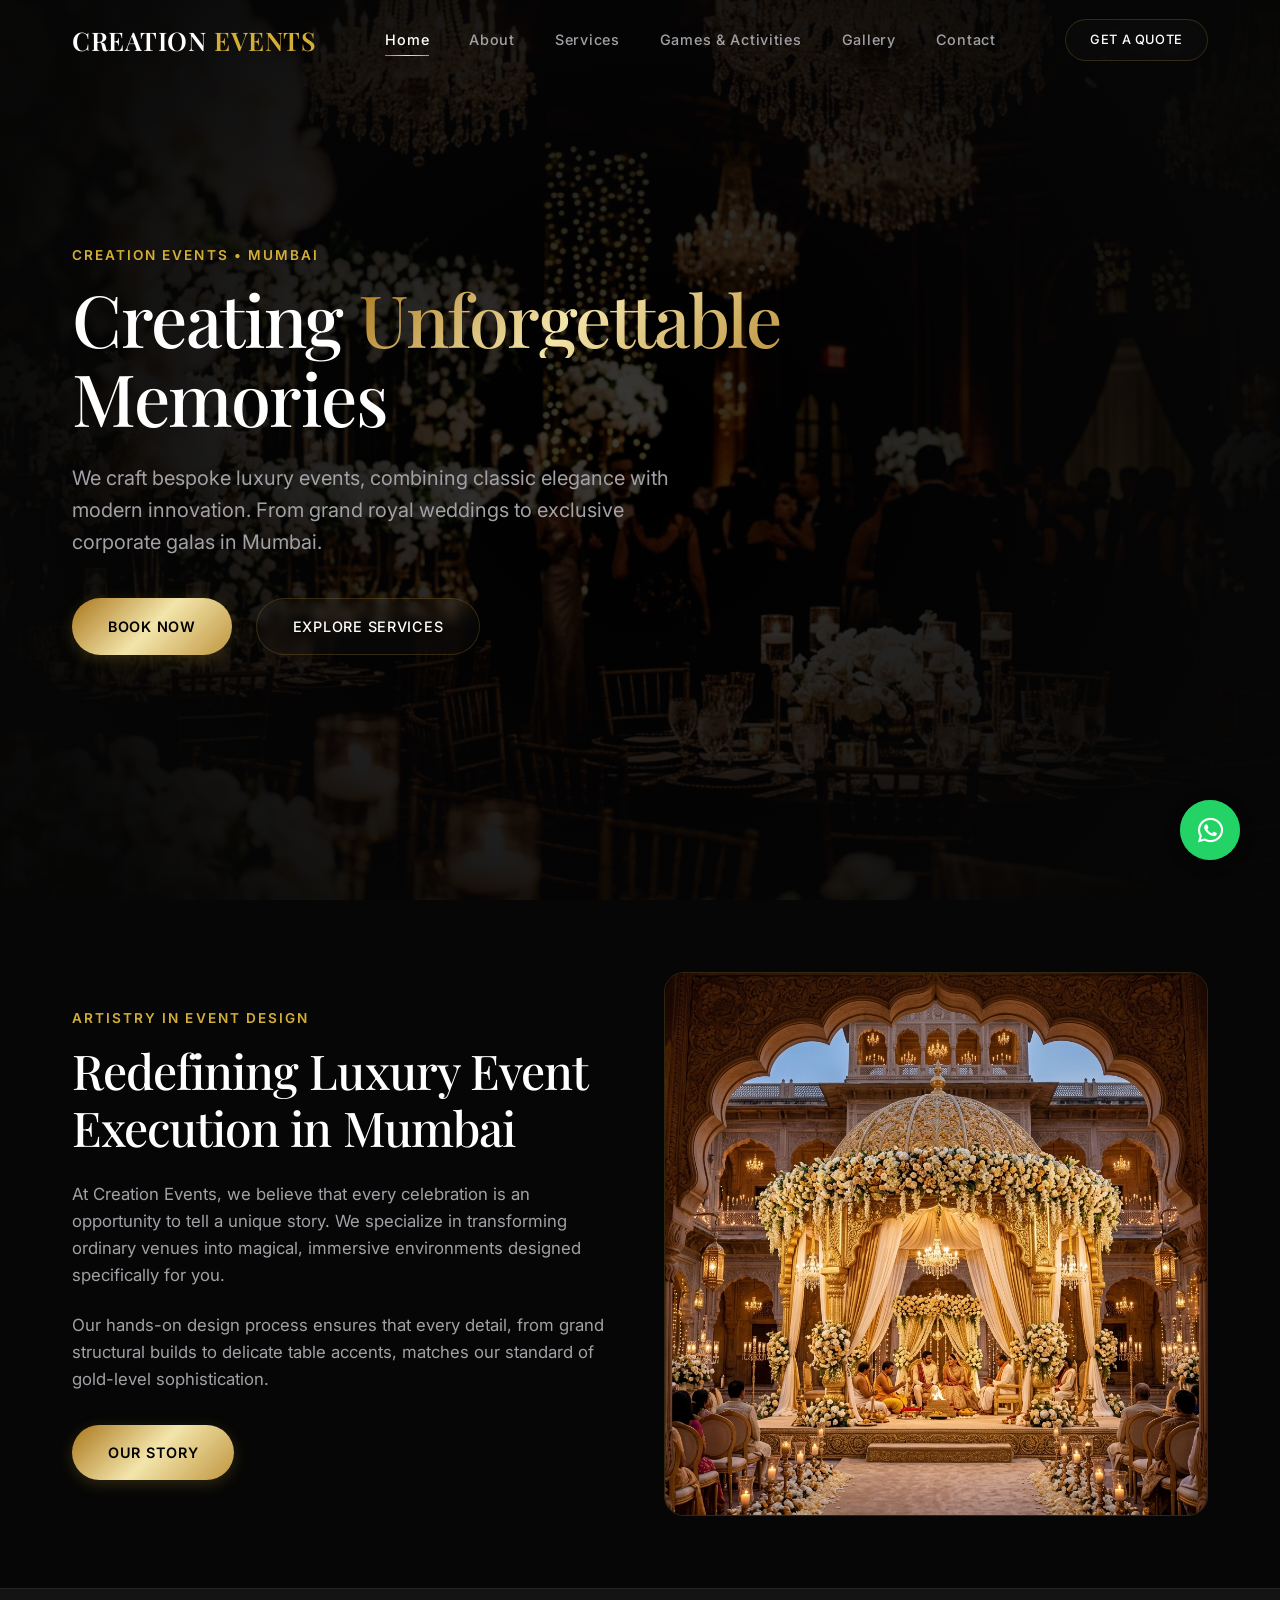
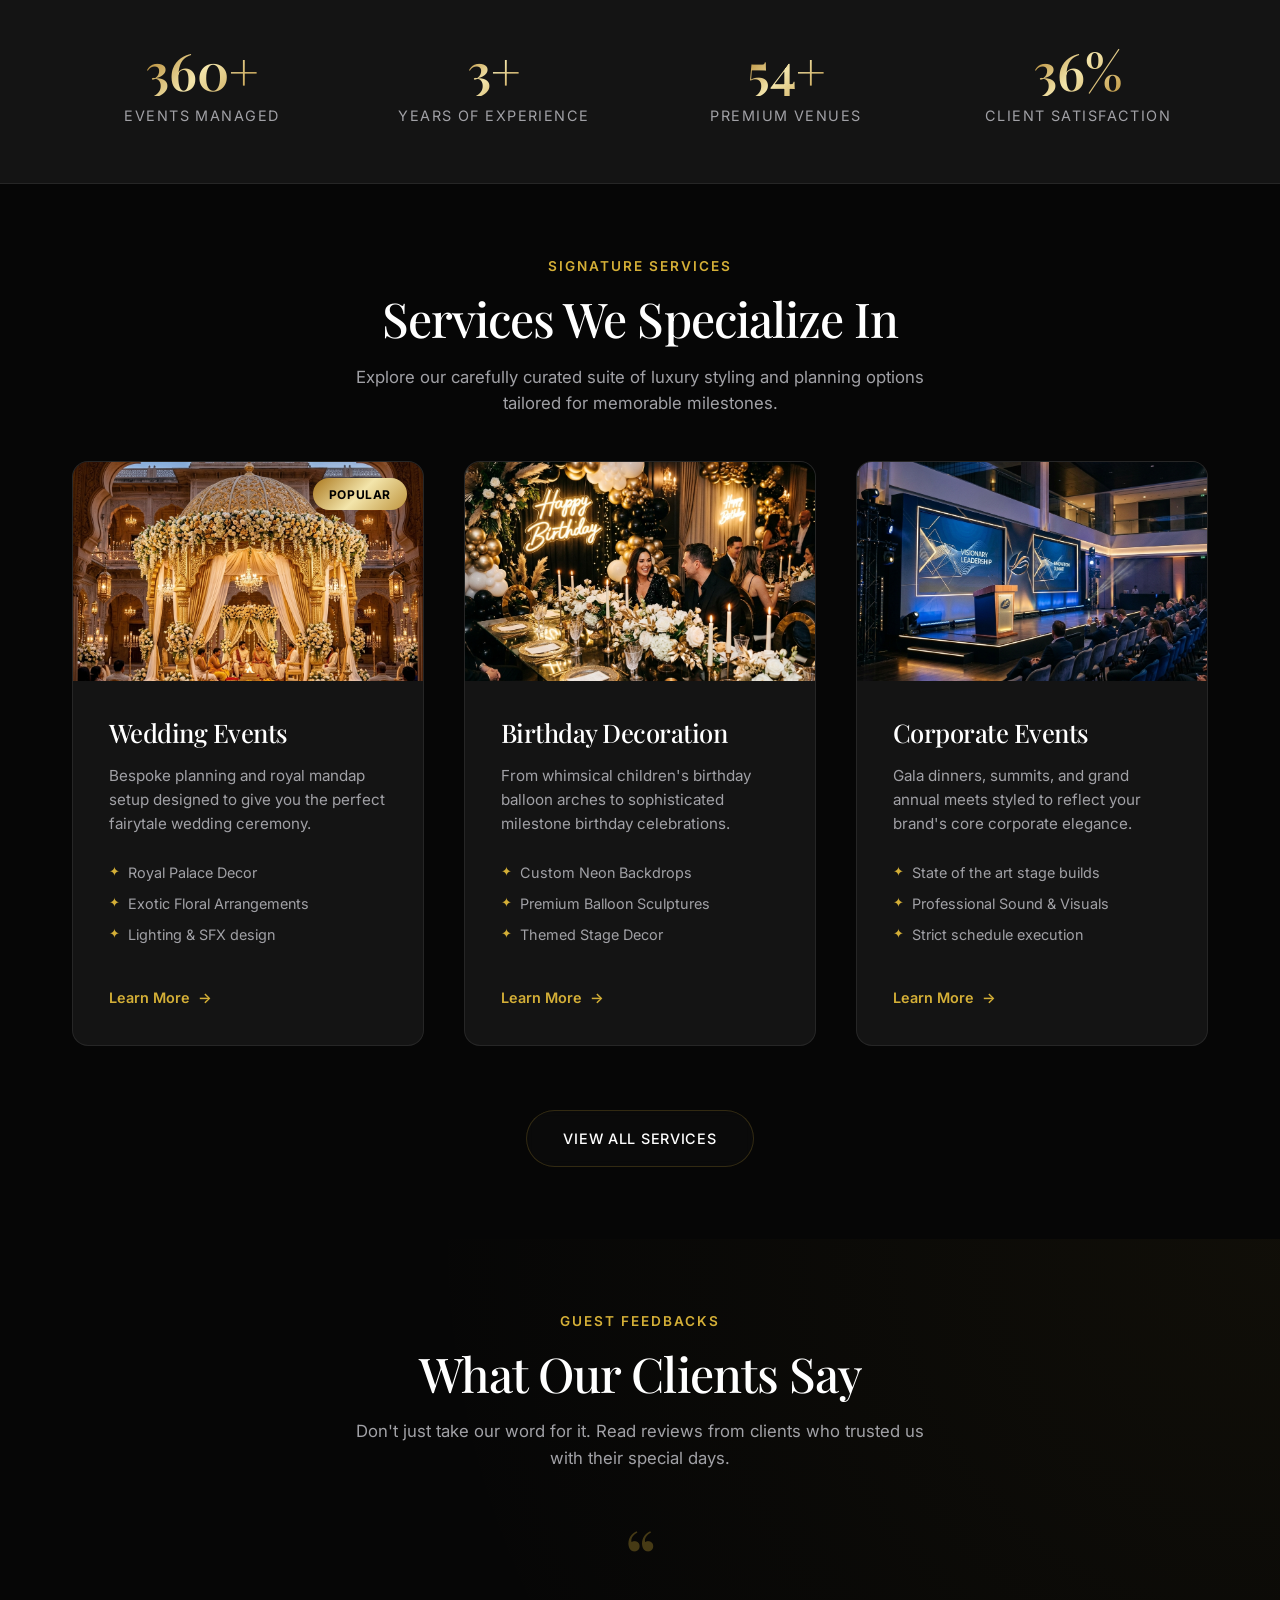
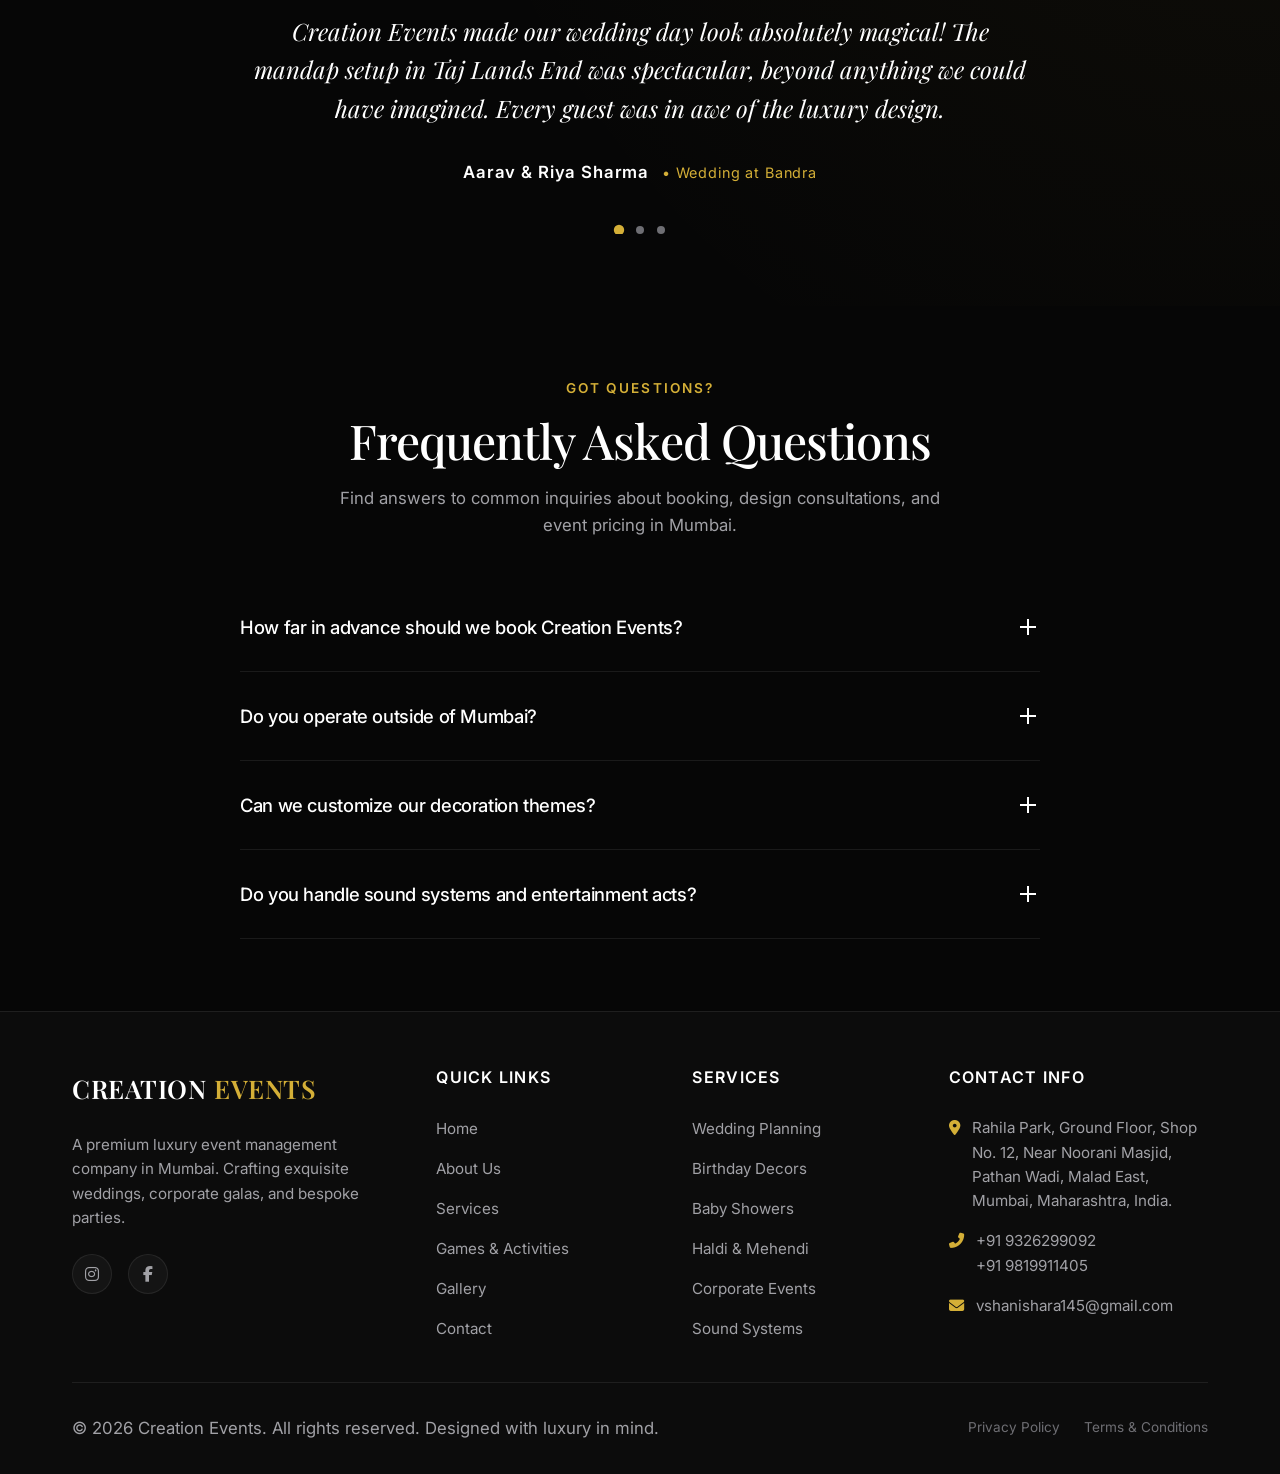
<file: index.html>
<!DOCTYPE html>
<html lang="en">

<head>
  <meta charset="UTF-8">
  <meta name="viewport" content="width=device-width, initial-scale=1.0">
  <title>Creation Events | Premium Event Management in Mumbai</title>
  <meta name="description"
    content="Creation Events is a premium, luxury event management company in Mumbai. We design and execute unforgettable weddings, birthdays, baby showers, and corporate events with unmatched elegance.">

  <!-- CSS Stylesheets -->
  <link rel="stylesheet" href="css/style.css">

  <!-- FontAwesome for Icons -->
  <link rel="stylesheet" href="https://cdnjs.cloudflare.com/ajax/libs/font-awesome/6.4.0/css/all.min.css">
</head>

<body>

  <!-- Sticky Glass Navbar -->
  <header class="header">
    <div class="container">
      <nav class="navbar">
        <a href="index.html" class="logo">
          CREATION <span class="logo-gold">EVENTS</span>
        </a>
        <ul class="nav-menu">
          <li><a href="index.html" class="nav-link active">Home</a></li>
          <li><a href="about.html" class="nav-link">About</a></li>
          <li><a href="services.html" class="nav-link">Services</a></li>
          <li><a href="games.html" class="nav-link">Games & Activities</a></li>
          <li><a href="gallery.html" class="nav-link">Gallery</a></li>
          <li><a href="contact.html" class="nav-link">Contact</a></li>
        </ul>
        <div class="nav-cta">
          <a href="contact.html" class="btn btn-secondary" style="padding: 0.6rem 1.5rem; font-size: 0.8rem;">Get a
            Quote</a>
        </div>
        <div class="mobile-toggle">
          <span></span>
          <span></span>
          <span></span>
        </div>
      </nav>
    </div>
  </header>

  <!-- Hero Section -->
  <section class="hero">
    <div class="hero-bg">
      <img src="assets/hero_bg.png" alt="Luxury Event Decoration Background">
    </div>
    <div class="hero-overlay"></div>
    <div class="container">
      <div class="hero-content reveal">
        <span class="subtitle">Creation Events • Mumbai</span>
        <h1 class="hero-title">Creating <span class="gold-text">Unforgettable</span> Memories</h1>
        <p class="hero-desc">We craft bespoke luxury events, combining classic elegance with modern innovation. From
          grand royal weddings to exclusive corporate galas in Mumbai.</p>
        <div class="hero-btns">
          <a href="contact.html" class="btn btn-primary">Book Now</a>
          <a href="services.html" class="btn btn-secondary">Explore Services</a>
        </div>
      </div>
    </div>
  </section>

  <!-- Brand Intro Section -->
  <section class="brand-intro section-padding">
    <div class="container">
      <div class="grid-2">
        <div class="reveal">
          <span class="subtitle">Artistry in Event Design</span>
          <h2>Redefining Luxury Event Execution in Mumbai</h2>
          <p style="margin-top: 1.5rem; margin-bottom: 1.5rem;">At Creation Events, we believe that every celebration is
            an opportunity to tell a unique story. We specialize in transforming ordinary venues into magical, immersive
            environments designed specifically for you.</p>
          <p>Our hands-on design process ensures that every detail, from grand structural builds to delicate table
            accents, matches our standard of gold-level sophistication.</p>
          <a href="about.html" class="btn btn-primary" style="margin-top: 2rem;">Our Story</a>
        </div>
        <div class="reveal delay-200"
          style="position: relative; border-radius: 20px; overflow: hidden; border: 1px solid var(--border-gold);">
          <img src="assets/wedding_event.png" alt="Stunning Royal Wedding Decoration"
            style="width: 100%; transition: var(--transition-apple);">
        </div>
      </div>
    </div>
  </section>

  <!-- Stats Counter Section -->
  <section class="stats-section">
    <div class="container">
      <div class="stats-grid">
        <div class="stat-item">
          <div class="stat-number gold-text" data-target="1000" data-suffix="+">0+</div>
          <div class="stat-label">Events Managed</div>
        </div>
        <div class="stat-item">
          <div class="stat-number gold-text" data-target="10" data-suffix="+">0+</div>
          <div class="stat-label">Years of Experience</div>
        </div>
        <div class="stat-item">
          <div class="stat-number gold-text" data-target="150" data-suffix="+">0+</div>
          <div class="stat-label">Premium Venues</div>
        </div>
        <div class="stat-item">
          <div class="stat-number gold-text" data-target="100" data-suffix="%">0%</div>
          <div class="stat-label">Client Satisfaction</div>
        </div>
      </div>
    </div>
  </section>

  <!-- Featured Services Section -->
  <section class="featured-services section-padding">
    <div class="container">
      <div class="section-header text-center reveal">
        <span class="subtitle">Signature Services</span>
        <h2>Services We Specialize In</h2>
        <p>Explore our carefully curated suite of luxury styling and planning options tailored for memorable milestones.
        </p>
      </div>
      <div class="grid-3">
        <!-- Service Card 1 -->
        <div class="service-card reveal">
          <div class="service-img-wrapper">
            <img class="service-img" src="assets/wedding_event.png" alt="Luxury Wedding Decor">
            <span class="service-badge">Popular</span>
          </div>
          <div class="service-info">
            <h3>Wedding Events</h3>
            <p>Bespoke planning and royal mandap setup designed to give you the perfect fairytale wedding ceremony.</p>
            <ul class="service-features">
              <li>Royal Palace Decor</li>
              <li>Exotic Floral Arrangements</li>
              <li>Lighting & SFX design</li>
            </ul>
            <a href="services.html" class="card-link">Learn More</a>
          </div>
        </div>

        <!-- Service Card 2 -->
        <div class="service-card reveal delay-100">
          <div class="service-img-wrapper">
            <img class="service-img" src="assets/birthday_decoration.png" alt="Luxury Birthday Decor">
          </div>
          <div class="service-info">
            <h3>Birthday Decoration</h3>
            <p>From whimsical children's birthday balloon arches to sophisticated milestone birthday celebrations.</p>
            <ul class="service-features">
              <li>Custom Neon Backdrops</li>
              <li>Premium Balloon Sculptures</li>
              <li>Themed Stage Decor</li>
            </ul>
            <a href="services.html" class="card-link">Learn More</a>
          </div>
        </div>

        <!-- Service Card 3 -->
        <div class="service-card reveal delay-200">
          <div class="service-img-wrapper">
            <img class="service-img" src="assets/corporate_event.png" alt="Premium Corporate Event Setup">
          </div>
          <div class="service-info">
            <h3>Corporate Events</h3>
            <p>Gala dinners, summits, and grand annual meets styled to reflect your brand's core corporate elegance.</p>
            <ul class="service-features">
              <li>State of the art stage builds</li>
              <li>Professional Sound & Visuals</li>
              <li>Strict schedule execution</li>
            </ul>
            <a href="services.html" class="card-link">Learn More</a>
          </div>
        </div>
      </div>
      <div class="text-center" style="margin-top: 4rem;">
        <a href="services.html" class="btn btn-secondary">View All Services</a>
      </div>
    </div>
  </section>

  <!-- Testimonials Section -->
  <section class="testimonials-section section-padding">
    <div class="container">
      <div class="section-header text-center reveal">
        <span class="subtitle">Guest Feedbacks</span>
        <h2>What Our Clients Say</h2>
        <p>Don't just take our word for it. Read reviews from clients who trusted us with their special days.</p>
      </div>
      <div class="testimonial-container reveal">
        <div class="testimonial-slider">
          <!-- Slide 1 -->
          <div class="testimonial-slide">
            <div class="quote-icon">“</div>
            <p class="testimonial-text">Creation Events made our wedding day look absolutely magical! The mandap setup
              in Taj Lands End was spectacular, beyond anything we could have imagined. Every guest was in awe of the
              luxury design.</p>
            <div class="testimonial-author">Aarav & Riya Sharma <span>• Wedding at Bandra</span></div>
          </div>
          <!-- Slide 2 -->
          <div class="testimonial-slide">
            <div class="quote-icon">“</div>
            <p class="testimonial-text">Extremely professional event organizers in Mumbai. We hired them for our
              corporate annual gala at Grand Hyatt. The stage build, AV coordination, and visual transitions were
              flawlessly executed.</p>
            <div class="testimonial-author">Vikram Mehta <span>• Director, TechCorp India</span></div>
          </div>
          <!-- Slide 3 -->
          <div class="testimonial-slide">
            <div class="quote-icon">“</div>
            <p class="testimonial-text">The 1st birthday party decoration for my daughter was an absolute dream. The
              floral arrangements, neon backdrop, and custom cake table set by Creation Events were breathtaking.</p>
            <div class="testimonial-author">Anjali Deshmukh <span>• Birthday in Worli</span></div>
          </div>
        </div>
        <div class="testimonial-dots"></div>
      </div>
    </div>
  </section>

  <!-- FAQ Section -->
  <section class="faq-section section-padding">
    <div class="container">
      <div class="section-header text-center reveal">
        <span class="subtitle">Got Questions?</span>
        <h2>Frequently Asked Questions</h2>
        <p>Find answers to common inquiries about booking, design consultations, and event pricing in Mumbai.</p>
      </div>
      <div class="faq-grid reveal">
        <!-- FAQ 1 -->
        <div class="faq-item">
          <div class="faq-question">
            <h3>How far in advance should we book Creation Events?</h3>
            <div class="faq-icon"></div>
          </div>
          <div class="faq-answer">
            <p>For weddings and major corporate galas, we recommend booking us at least 4 to 6 months in advance. For
              birthday parties and baby showers, 1 to 2 months notice is ideal. However, feel free to contact us for
              last-minute availability.</p>
          </div>
        </div>
        <!-- FAQ 2 -->
        <div class="faq-item">
          <div class="faq-question">
            <h3>Do you operate outside of Mumbai?</h3>
            <div class="faq-icon"></div>
          </div>
          <div class="faq-answer">
            <p>Yes, while our primary base of operations is Mumbai (covering South Mumbai, Suburbs, Navi Mumbai, and
              Thane), we also undertake destination weddings and luxury corporate events across Goa, Pune, Lonavala, and
              Alibaug.</p>
          </div>
        </div>
        <!-- FAQ 3 -->
        <div class="faq-item">
          <div class="faq-question">
            <h3>Can we customize our decoration themes?</h3>
            <div class="faq-icon"></div>
          </div>
          <div class="faq-answer">
            <p>Absolutely! We specialize in tailored designs. During our initial creative consultation, we will map out
              your vision, colors, and references to construct a completely customized 3D layout of the event set prior
              to execution.</p>
          </div>
        </div>
        <!-- FAQ 4 -->
        <div class="faq-item">
          <div class="faq-question">
            <h3>Do you handle sound systems and entertainment acts?</h3>
            <div class="faq-icon"></div>
          </div>
          <div class="faq-answer">
            <p>Yes, we offer comprehensive event management. This includes premium line array sound systems, DJ
              bookings, live bands, customized stage lighting, professional EMCEEs, and dynamic entry setups.</p>
          </div>
        </div>
      </div>
    </div>
  </section>

  <!-- Floating WhatsApp Widget -->
  <a href="https://wa.me/919326299092?text=Hello%20Creation%20Events,%20I%20would%20like%20to%20book%20an%20event."
    target="_blank" rel="noopener noreferrer" class="whatsapp-float" aria-label="Chat on WhatsApp">
    <i class="fab fa-whatsapp"></i>
  </a>

  <!-- Elegant Footer -->
  <footer class="footer">
    <div class="container">
      <div class="footer-grid">
        <div class="footer-col">
          <a href="index.html" class="logo footer-logo">
            CREATION <span class="logo-gold">EVENTS</span>
          </a>
          <p class="footer-desc">A premium luxury event management company in Mumbai. Crafting exquisite weddings,
            corporate galas, and bespoke parties.</p>
          <div class="footer-socials">
            <a href="https://instagram.com/creation.events" target="_blank" rel="noopener noreferrer"
              class="social-icon" aria-label="Instagram"><i class="fab fa-instagram"></i></a>
            <a href="https://facebook.com/creation.events" target="_blank" rel="noopener noreferrer" class="social-icon"
              aria-label="Facebook"><i class="fab fa-facebook-f"></i></a>
          </div>
        </div>
        <div class="footer-col">
          <h3>Quick Links</h3>
          <ul class="footer-links">
            <li><a href="index.html">Home</a></li>
            <li><a href="about.html">About Us</a></li>
            <li><a href="services.html">Services</a></li>
            <li><a href="games.html">Games & Activities</a></li>
            <li><a href="gallery.html">Gallery</a></li>
            <li><a href="contact.html">Contact</a></li>
          </ul>
        </div>
        <div class="footer-col">
          <h3>Services</h3>
          <ul class="footer-links">
            <li><a href="services.html">Wedding Planning</a></li>
            <li><a href="services.html">Birthday Decors</a></li>
            <li><a href="services.html">Baby Showers</a></li>
            <li><a href="services.html">Haldi & Mehendi</a></li>
            <li><a href="services.html">Corporate Events</a></li>
            <li><a href="services.html">Sound Systems</a></li>
          </ul>
        </div>
        <div class="footer-col">
          <h3>Contact Info</h3>
          <ul class="footer-contact-info">
            <li>
              <span><i class="fas fa-map-marker-alt"></i></span>
              Rahila Park, Ground Floor, Shop No. 12, Near Noorani Masjid, Pathan Wadi, Malad East, Mumbai, Maharashtra,
              India.
            </li>
            <li>
              <span><i class="fas fa-phone-alt"></i></span>
              <div>
                <a href="tel:+919326299092">+91 9326299092</a><br>
                <a href="tel:+919819911405">+91 9819911405</a>
              </div>
            </li>
            <li>
              <span><i class="fas fa-envelope"></i></span>
              <a href="mailto:vshanishara145@gmail.com">vshanishara145@gmail.com</a>
            </li>
          </ul>
        </div>
      </div>
      <div class="footer-bottom">
        <p>&copy; 2026 Creation Events. All rights reserved. Designed with luxury in mind.</p>
        <div class="footer-bottom-links">
          <a href="#">Privacy Policy</a>
          <a href="#">Terms & Conditions</a>
        </div>
      </div>
    </div>
  </footer>

  <!-- JavaScript File -->
  <script src="js/main.js"></script>
</body>

</html>
</file>
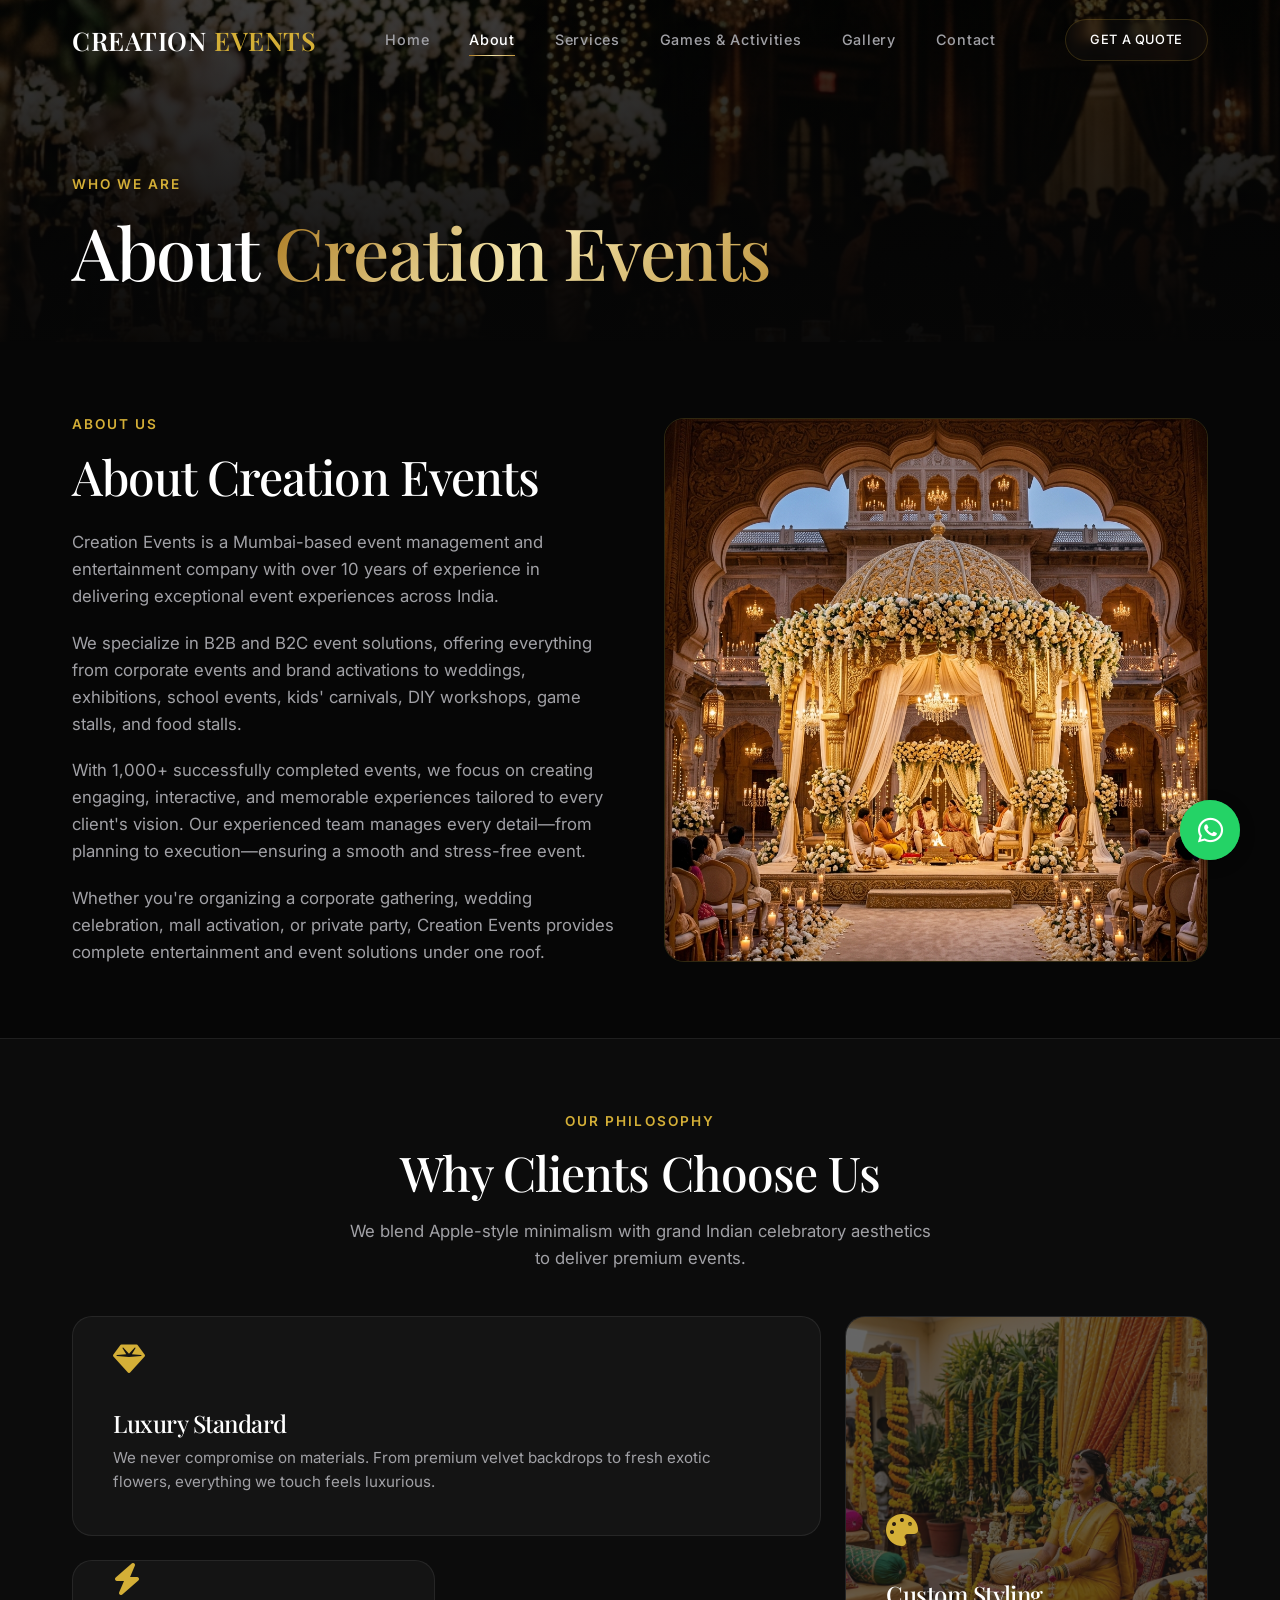
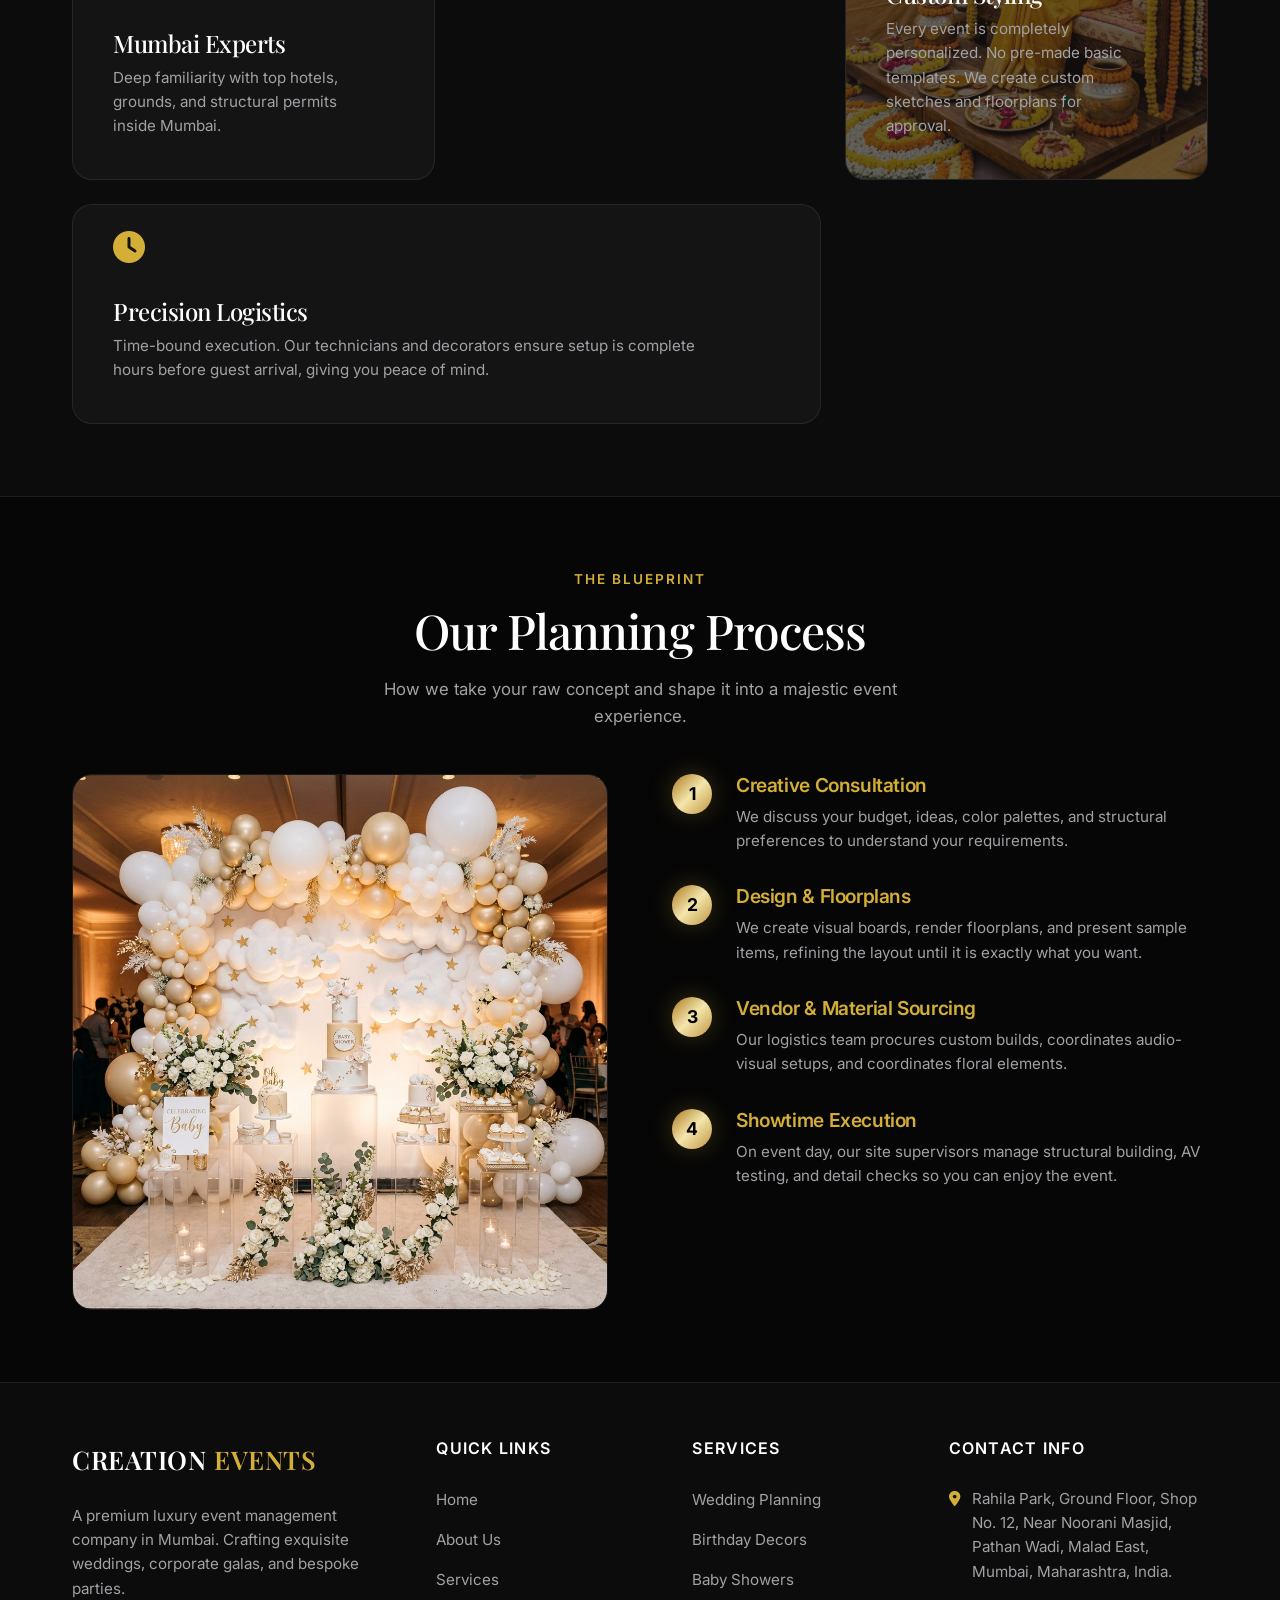
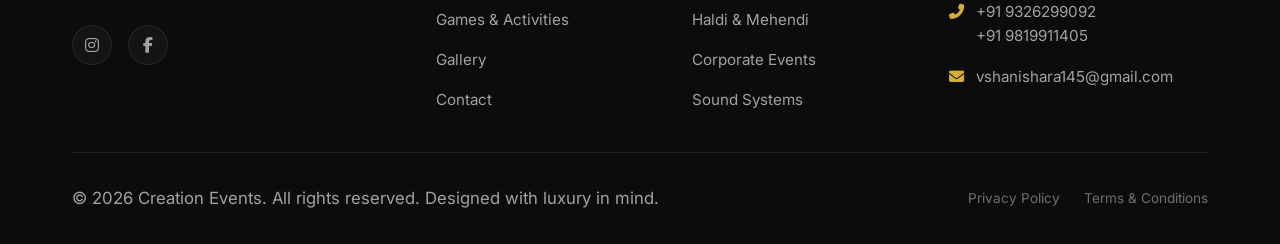
<file: about.html>
<!DOCTYPE html>
<html lang="en">

<head>
  <meta charset="UTF-8">
  <meta name="viewport" content="width=device-width, initial-scale=1.0">
  <title>About Us | Creation Events Mumbai</title>
  <meta name="description"
    content="Discover the story behind Creation Events. Learn about our luxury event design standards, planning philosophy, and expert team executing high-end events in Mumbai.">

  <!-- CSS Stylesheets -->
  <link rel="stylesheet" href="css/style.css">

  <!-- FontAwesome for Icons -->
  <link rel="stylesheet" href="https://cdnjs.cloudflare.com/ajax/libs/font-awesome/6.4.0/css/all.min.css">
</head>

<body>

  <!-- Sticky Glass Navbar -->
  <header class="header">
    <div class="container">
      <nav class="navbar">
        <a href="index.html" class="logo">
          CREATION <span class="logo-gold">EVENTS</span>
        </a>
        <ul class="nav-menu">
          <li><a href="index.html" class="nav-link">Home</a></li>
          <li><a href="about.html" class="nav-link active">About</a></li>
          <li><a href="services.html" class="nav-link">Services</a></li>
          <li><a href="games.html" class="nav-link">Games & Activities</a></li>
          <li><a href="gallery.html" class="nav-link">Gallery</a></li>
          <li><a href="contact.html" class="nav-link">Contact</a></li>
        </ul>
        <div class="nav-cta">
          <a href="contact.html" class="btn btn-secondary" style="padding: 0.6rem 1.5rem; font-size: 0.8rem;">Get a
            Quote</a>
        </div>
        <div class="mobile-toggle">
          <span></span>
          <span></span>
          <span></span>
        </div>
      </nav>
    </div>
  </header>

  <!-- Page Hero Banner -->
  <section class="page-hero">
    <img src="assets/hero_bg.png" alt="Luxury Corporate Event Backdrop" class="page-hero-bg">
    <div class="container">
      <div class="page-hero-content reveal">
        <span class="subtitle">Who We Are</span>
        <h1 class="page-hero-title">About <span class="gold-text">Creation Events</span></h1>
      </div>
    </div>
  </section>

  <!-- Our Story Section -->
  <section class="our-story section-padding">
    <div class="container">
      <div class="grid-2">
        <div class="reveal">
          <span class="subtitle">About Us</span>
          <h2>About Creation Events</h2>
          <p style="margin-top: 1.5rem; margin-bottom: 1.25rem;">Creation Events is a Mumbai-based event management and
            entertainment company with over 10 years of experience in delivering exceptional event experiences across
            India.</p>
          <p style="margin-bottom: 1.25rem;">We specialize in B2B and B2C event solutions, offering everything from
            corporate events and brand activations to weddings, exhibitions, school events, kids' carnivals, DIY
            workshops, game stalls, and food stalls.</p>
          <p style="margin-bottom: 1.25rem;">With 1,000+ successfully completed events, we focus on creating engaging,
            interactive, and memorable experiences tailored to every client's vision. Our experienced team manages every
            detail—from planning to execution—ensuring a smooth and stress-free event.</p>
          <p>Whether you're organizing a corporate gathering, wedding celebration, mall activation, or private party,
            Creation Events provides complete entertainment and event solutions under one roof.</p>
        </div>
        <div class="reveal delay-200"
          style="position: relative; border-radius: 20px; overflow: hidden; border: 1px solid var(--border-gold);">
          <img src="assets/wedding_event.png" alt="Royal Wedding Mandap Details" style="width: 100%;">
        </div>
      </div>
    </div>
  </section>

  <!-- Why Choose Us Bento Grid Section -->
  <section class="why-us section-padding"
    style="background-color: var(--bg-primary); border-top: 1px solid var(--border-light); border-bottom: 1px solid var(--border-light);">
    <div class="container">
      <div class="section-header text-center reveal">
        <span class="subtitle">Our Philosophy</span>
        <h2>Why Clients Choose Us</h2>
        <p>We blend Apple-style minimalism with grand Indian celebratory aesthetics to deliver premium events.</p>
      </div>

      <div class="bento-grid">
        <!-- Bento Card 1 (2x1) -->
        <div class="bento-card col-2 reveal">
          <div class="bento-card-content">
            <div class="bento-icon"><i class="fas fa-gem"></i></div>
            <h3>Luxury Standard</h3>
            <p>We never compromise on materials. From premium velvet backdrops to fresh exotic flowers, everything we
              touch feels luxurious.</p>
          </div>
        </div>

        <!-- Bento Card 2 (1x2) -->
        <div class="bento-card row-2 reveal delay-100">
          <img src="assets/haldi_ceremony.png" alt="Detail flower design">
          <div class="bento-card-content">
            <div class="bento-icon"><i class="fas fa-palette"></i></div>
            <h3>Custom Styling</h3>
            <p>Every event is completely personalized. No pre-made basic templates. We create custom sketches and
              floorplans for approval.</p>
          </div>
        </div>

        <!-- Bento Card 3 (1x1) -->
        <div class="bento-card reveal delay-200">
          <div class="bento-card-content">
            <div class="bento-icon"><i class="fas fa-bolt"></i></div>
            <h3>Mumbai Experts</h3>
            <p>Deep familiarity with top hotels, grounds, and structural permits inside Mumbai.</p>
          </div>
        </div>

        <!-- Bento Card 4 (2x1) -->
        <div class="bento-card col-2 reveal delay-300">
          <div class="bento-card-content">
            <div class="bento-icon"><i class="fas fa-clock"></i></div>
            <h3>Precision Logistics</h3>
            <p>Time-bound execution. Our technicians and decorators ensure setup is complete hours before guest arrival,
              giving you peace of mind.</p>
          </div>
        </div>
      </div>
    </div>
  </section>

  <!-- Our Planning Process Section -->
  <section class="our-process section-padding">
    <div class="container">
      <div class="section-header text-center reveal">
        <span class="subtitle">The Blueprint</span>
        <h2>Our Planning Process</h2>
        <p>How we take your raw concept and shape it into a majestic event experience.</p>
      </div>

      <div class="grid-2" style="align-items: flex-start; gap: 4rem;">
        <div class="reveal">
          <img src="assets/baby_shower.png" alt="Concept Design Details"
            style="border-radius: 20px; border: 1px solid var(--border-light);">
        </div>
        <div class="reveal delay-200" style="display: flex; flex-direction: column; gap: 2rem;">
          <!-- Process Item 1 -->
          <div style="display: flex; gap: 1.5rem;">
            <div
              style="width: 40px; height: 40px; border-radius: 50%; background: var(--gold-gradient); color: #000; font-weight: 700; display: flex; justify-content: center; align-items: center; flex-shrink: 0; font-size: 1.1rem; box-shadow: var(--gold-glow);">
              1</div>
            <div>
              <h3
                style="font-family: var(--font-sans); font-size: 1.2rem; font-weight: 600; margin-bottom: 0.5rem; color: var(--gold-primary);">
                Creative Consultation</h3>
              <p style="font-size: 0.95rem;">We discuss your budget, ideas, color palettes, and structural preferences
                to understand your requirements.</p>
            </div>
          </div>
          <!-- Process Item 2 -->
          <div style="display: flex; gap: 1.5rem;">
            <div
              style="width: 40px; height: 40px; border-radius: 50%; background: var(--gold-gradient); color: #000; font-weight: 700; display: flex; justify-content: center; align-items: center; flex-shrink: 0; font-size: 1.1rem; box-shadow: var(--gold-glow);">
              2</div>
            <div>
              <h3
                style="font-family: var(--font-sans); font-size: 1.2rem; font-weight: 600; margin-bottom: 0.5rem; color: var(--gold-primary);">
                Design & Floorplans</h3>
              <p style="font-size: 0.95rem;">We create visual boards, render floorplans, and present sample items,
                refining the layout until it is exactly what you want.</p>
            </div>
          </div>
          <!-- Process Item 3 -->
          <div style="display: flex; gap: 1.5rem;">
            <div
              style="width: 40px; height: 40px; border-radius: 50%; background: var(--gold-gradient); color: #000; font-weight: 700; display: flex; justify-content: center; align-items: center; flex-shrink: 0; font-size: 1.1rem; box-shadow: var(--gold-glow);">
              3</div>
            <div>
              <h3
                style="font-family: var(--font-sans); font-size: 1.2rem; font-weight: 600; margin-bottom: 0.5rem; color: var(--gold-primary);">
                Vendor & Material Sourcing</h3>
              <p style="font-size: 0.95rem;">Our logistics team procures custom builds, coordinates audio-visual setups,
                and coordinates floral elements.</p>
            </div>
          </div>
          <!-- Process Item 4 -->
          <div style="display: flex; gap: 1.5rem;">
            <div
              style="width: 40px; height: 40px; border-radius: 50%; background: var(--gold-gradient); color: #000; font-weight: 700; display: flex; justify-content: center; align-items: center; flex-shrink: 0; font-size: 1.1rem; box-shadow: var(--gold-glow);">
              4</div>
            <div>
              <h3
                style="font-family: var(--font-sans); font-size: 1.2rem; font-weight: 600; margin-bottom: 0.5rem; color: var(--gold-primary);">
                Showtime Execution</h3>
              <p style="font-size: 0.95rem;">On event day, our site supervisors manage structural building, AV testing,
                and detail checks so you can enjoy the event.</p>
            </div>
          </div>
        </div>
      </div>
    </div>
  </section>

  <!-- Floating WhatsApp Widget -->
  <a href="https://wa.me/919326299092?text=Hello%20Creation%20Events,%20I%20would%20like%20to%20book%20an%20event."
    target="_blank" rel="noopener noreferrer" class="whatsapp-float" aria-label="Chat on WhatsApp">
    <i class="fab fa-whatsapp"></i>
  </a>

  <!-- Footer -->
  <footer class="footer">
    <div class="container">
      <div class="footer-grid">
        <div class="footer-col">
          <a href="index.html" class="logo footer-logo">
            CREATION <span class="logo-gold">EVENTS</span>
          </a>
          <p class="footer-desc">A premium luxury event management company in Mumbai. Crafting exquisite weddings,
            corporate galas, and bespoke parties.</p>
          <div class="footer-socials">
            <a href="https://instagram.com/creation.events" target="_blank" rel="noopener noreferrer"
              class="social-icon" aria-label="Instagram"><i class="fab fa-instagram"></i></a>
            <a href="https://facebook.com/creation.events" target="_blank" rel="noopener noreferrer" class="social-icon"
              aria-label="Facebook"><i class="fab fa-facebook-f"></i></a>
          </div>
        </div>
        <div class="footer-col">
          <h3>Quick Links</h3>
          <ul class="footer-links">
            <li><a href="index.html">Home</a></li>
            <li><a href="about.html">About Us</a></li>
            <li><a href="services.html">Services</a></li>
            <li><a href="games.html">Games & Activities</a></li>
            <li><a href="gallery.html">Gallery</a></li>
            <li><a href="contact.html">Contact</a></li>
          </ul>
        </div>
        <div class="footer-col">
          <h3>Services</h3>
          <ul class="footer-links">
            <li><a href="services.html">Wedding Planning</a></li>
            <li><a href="services.html">Birthday Decors</a></li>
            <li><a href="services.html">Baby Showers</a></li>
            <li><a href="services.html">Haldi & Mehendi</a></li>
            <li><a href="services.html">Corporate Events</a></li>
            <li><a href="services.html">Sound Systems</a></li>
          </ul>
        </div>
        <div class="footer-col">
          <h3>Contact Info</h3>
          <ul class="footer-contact-info">
            <li>
              <span><i class="fas fa-map-marker-alt"></i></span>
              Rahila Park, Ground Floor, Shop No. 12, Near Noorani Masjid, Pathan Wadi, Malad East, Mumbai, Maharashtra,
              India.
            </li>
            <li>
              <span><i class="fas fa-phone-alt"></i></span>
              <div>
                <a href="tel:+919326299092">+91 9326299092</a><br>
                <a href="tel:+919819911405">+91 9819911405</a>
              </div>
            </li>
            <li>
              <span><i class="fas fa-envelope"></i></span>
              <a href="mailto:vshanishara145@gmail.com">vshanishara145@gmail.com</a>
            </li>
          </ul>
        </div>
      </div>
      <div class="footer-bottom">
        <p>&copy; 2026 Creation Events. All rights reserved. Designed with luxury in mind.</p>
        <div class="footer-bottom-links">
          <a href="#">Privacy Policy</a>
          <a href="#">Terms & Conditions</a>
        </div>
      </div>
    </div>
  </footer>

  <!-- JavaScript File -->
  <script src="js/main.js"></script>
</body>

</html>
</file>
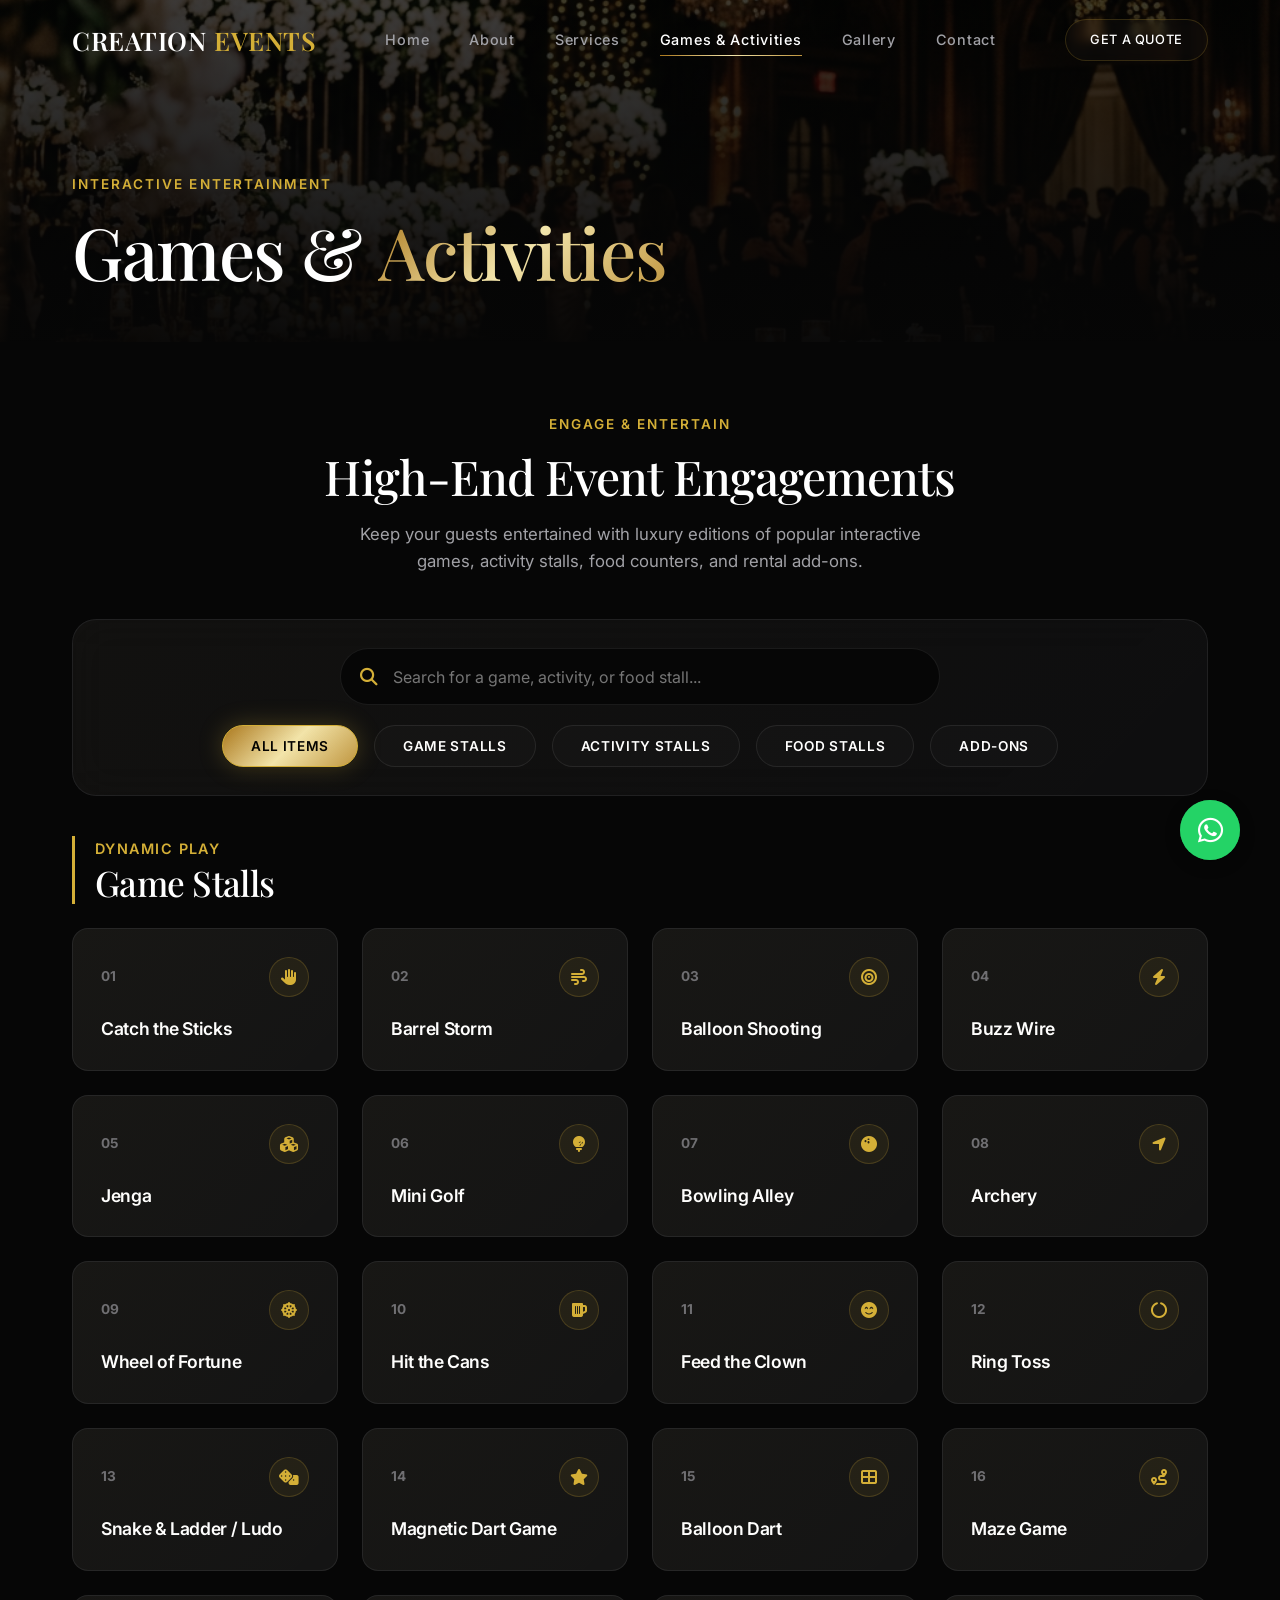
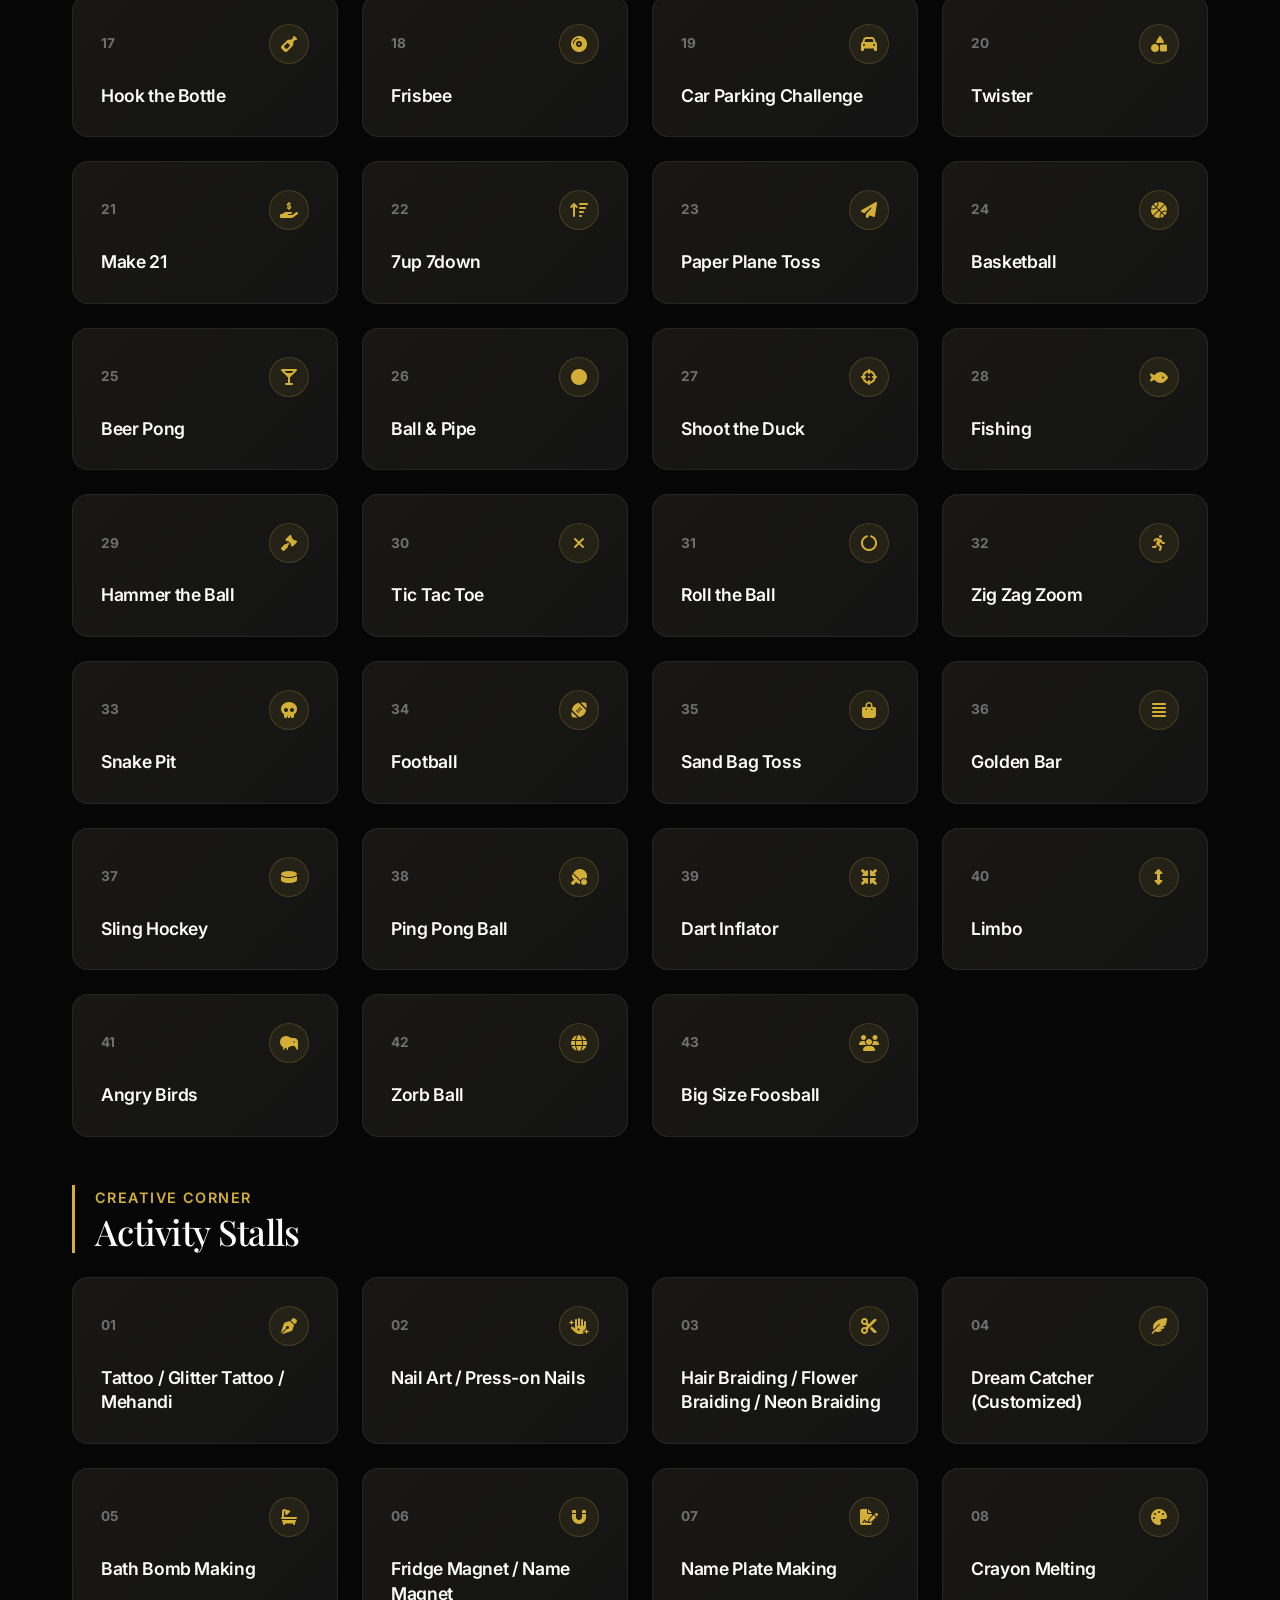
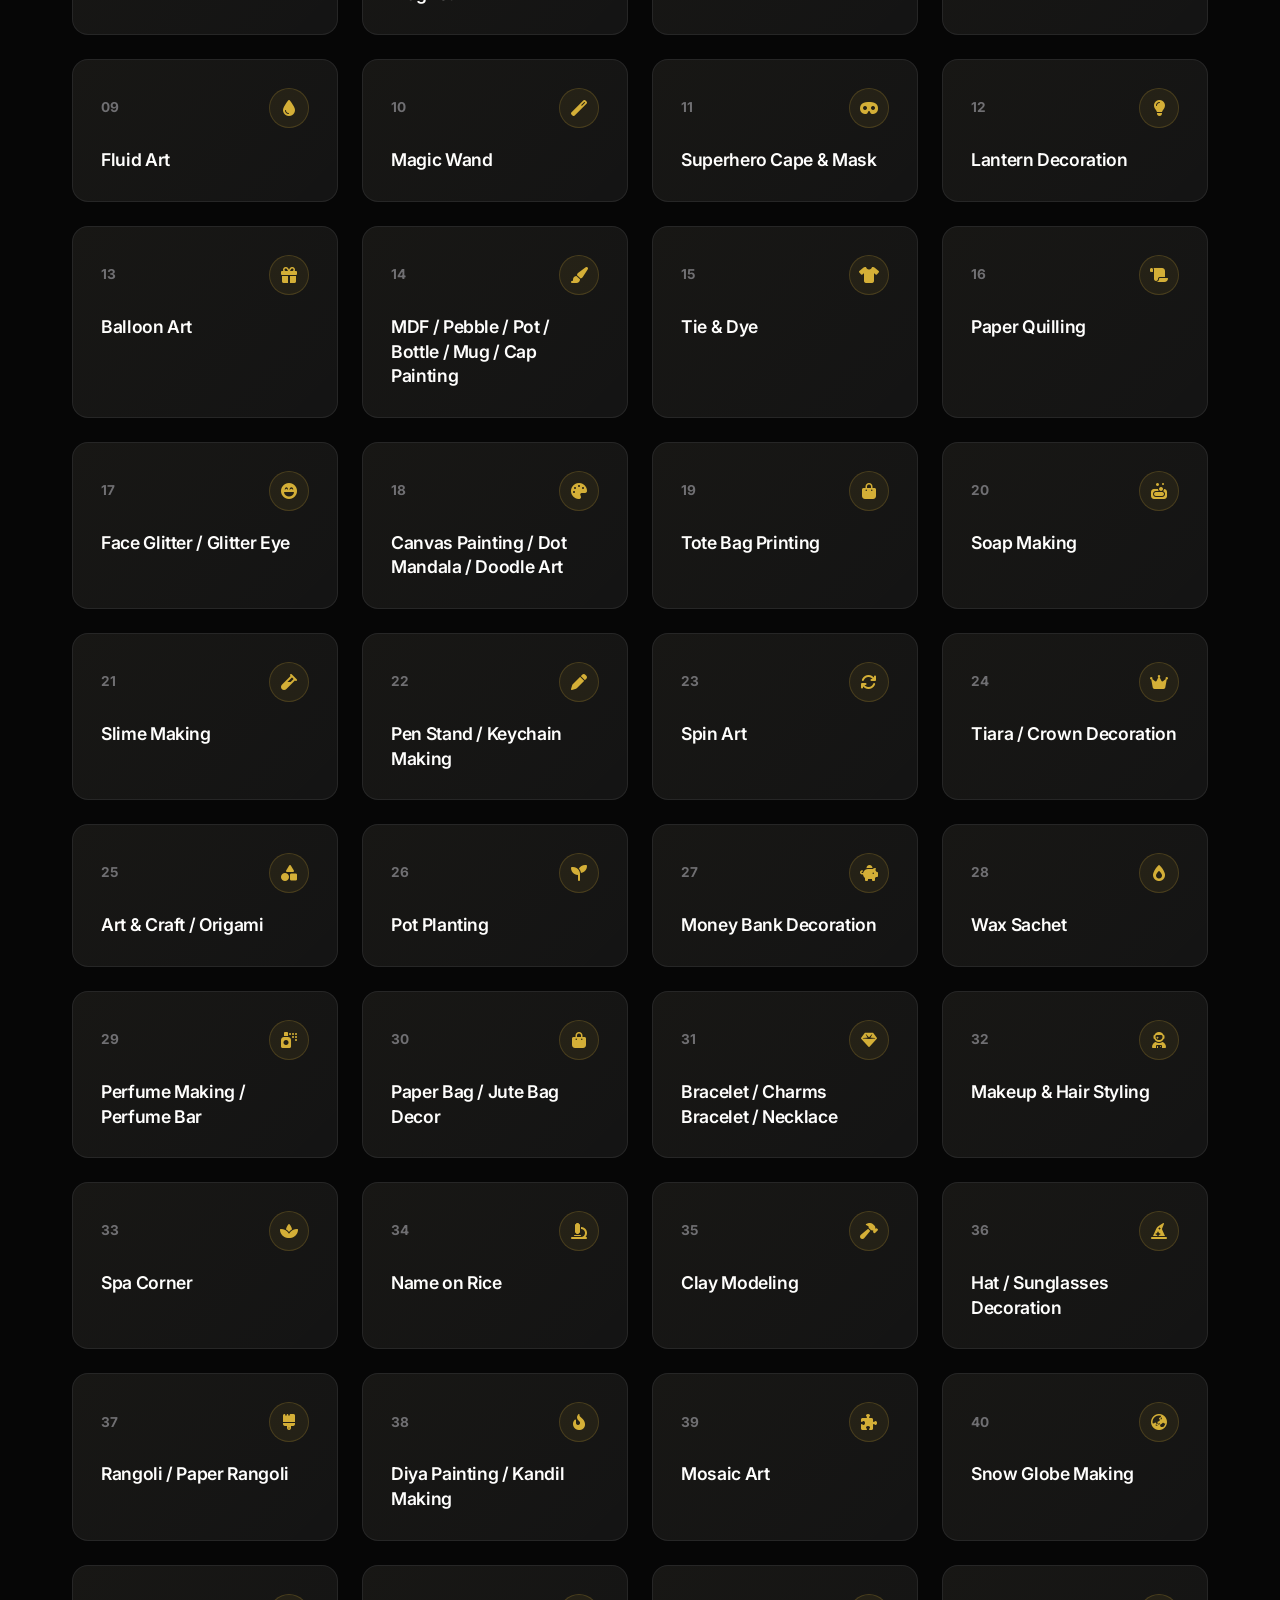
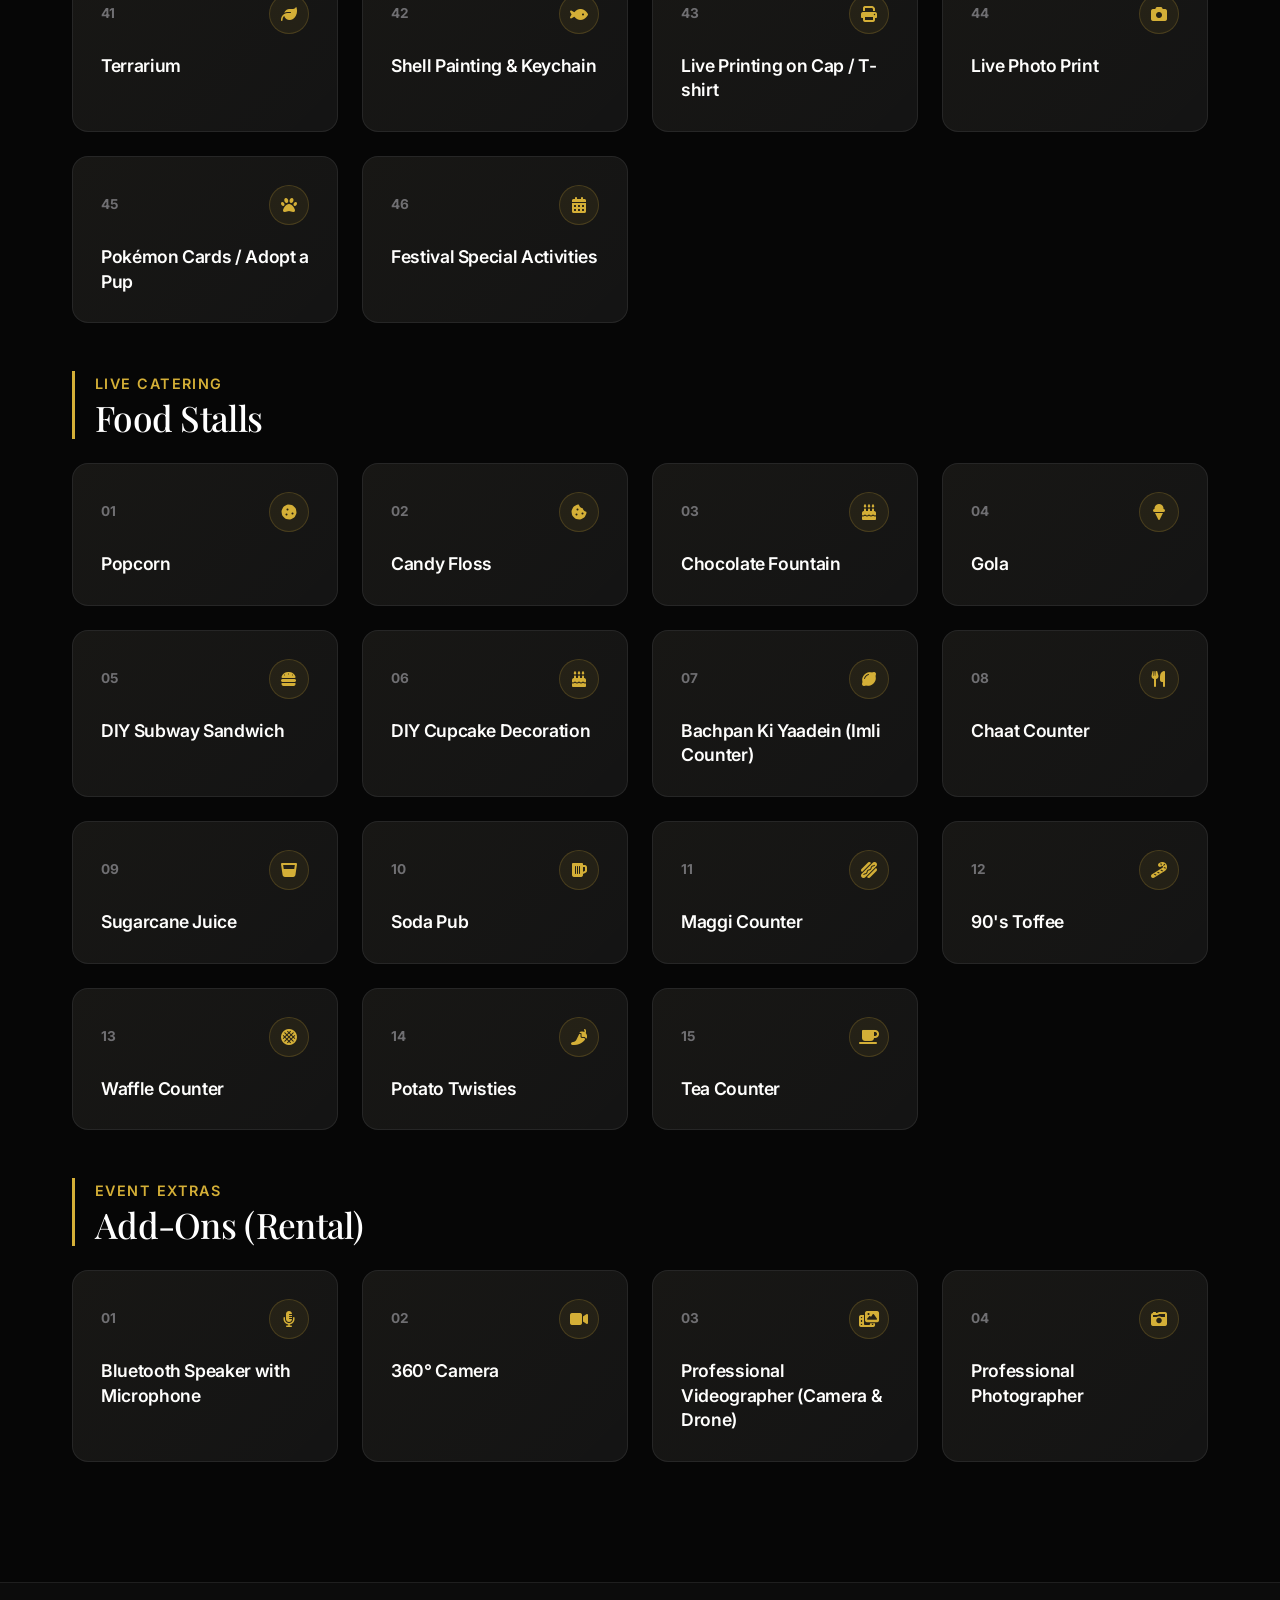
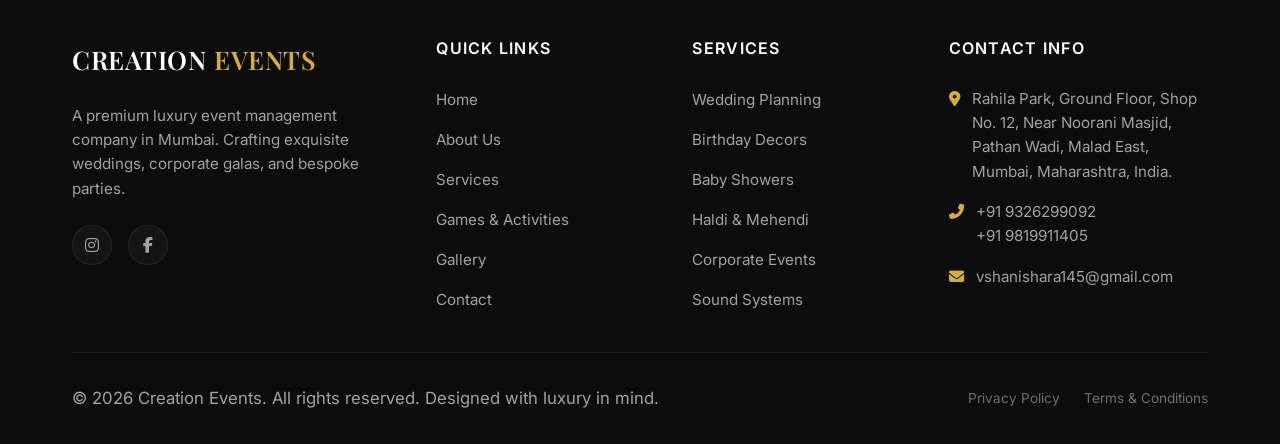
<file: games.html>
<!DOCTYPE html>
<html lang="en">

<head>
  <meta charset="UTF-8">
  <meta name="viewport" content="width=device-width, initial-scale=1.0">
  <title>Games & Activities | Creation Events Mumbai</title>
  <meta name="description"
    content="Explore our high-end, luxury games and activity setups for events in Mumbai. From Giant Zinga to Catch the Sticks and premium Balloon Shooting ranges.">

  <!-- CSS Stylesheets -->
  <link rel="stylesheet" href="css/style.css">

  <!-- FontAwesome for Icons -->
  <link rel="stylesheet" href="https://cdnjs.cloudflare.com/ajax/libs/font-awesome/6.4.0/css/all.min.css">
</head>

<body>

  <!-- Sticky Glass Navbar -->
  <header class="header">
    <div class="container">
      <nav class="navbar">
        <a href="index.html" class="logo">
          CREATION <span class="logo-gold">EVENTS</span>
        </a>
        <ul class="nav-menu">
          <li><a href="index.html" class="nav-link">Home</a></li>
          <li><a href="about.html" class="nav-link">About</a></li>
          <li><a href="services.html" class="nav-link">Services</a></li>
          <li><a href="games.html" class="nav-link active">Games & Activities</a></li>
          <li><a href="gallery.html" class="nav-link">Gallery</a></li>
          <li><a href="contact.html" class="nav-link">Contact</a></li>
        </ul>
        <div class="nav-cta">
          <a href="contact.html" class="btn btn-secondary" style="padding: 0.6rem 1.5rem; font-size: 0.8rem;">Get a
            Quote</a>
        </div>
        <div class="mobile-toggle">
          <span></span>
          <span></span>
          <span></span>
        </div>
      </nav>
    </div>
  </header>

  <!-- Page Hero Banner -->
  <section class="page-hero">
    <img src="assets/hero_bg.png" alt="Premium Event Entertainment Setups" class="page-hero-bg">
    <div class="container">
      <div class="page-hero-content reveal">
        <span class="subtitle">Interactive Entertainment</span>
        <h1 class="page-hero-title">Games & <span class="gold-text">Activities</span></h1>
      </div>
    </div>
  </section>

  <!-- Games & Activities Catalog Section -->
  <section class="games-list section-padding">
    <div class="container">
      <div class="section-header text-center reveal">
        <span class="subtitle">Engage & Entertain</span>
        <h2>High-End Event Engagements</h2>
        <p>Keep your guests entertained with luxury editions of popular interactive games, activity stalls, food
          counters, and rental add-ons.</p>
      </div>

      <!-- Search & Categories Dashboard -->
      <div class="search-filter-section reveal delay-100">
        <div class="search-bar-wrapper">
          <i class="fas fa-search"></i>
          <input type="text" id="search-input" class="search-input"
            placeholder="Search for a game, activity, or food stall...">
        </div>
        <div class="category-tabs">
          <button class="category-tab active" data-category="all">All Items</button>
          <button class="category-tab" data-category="games">Game Stalls</button>
          <button class="category-tab" data-category="activities">Activity Stalls</button>
          <button class="category-tab" data-category="foods">Food Stalls</button>
          <button class="category-tab" data-category="addons">Add-Ons</button>
        </div>
      </div>

      <!-- Main Catalog Grid Container -->
      <div id="games-grid-container" class="reveal delay-200">

        <!-- Game Stalls Section -->
        <div id="games-header" class="stalls-section">
          <div class="stalls-section-header">
            <span>Dynamic Play</span>
            <h2>Game Stalls</h2>
          </div>
          <div id="games-grid" class="stalls-grid">
            <!-- Populated dynamically via js/main.js -->
          </div>
        </div>

        <!-- Activity Stalls Section -->
        <div id="activities-header" class="stalls-section">
          <div class="stalls-section-header">
            <span>Creative Corner</span>
            <h2>Activity Stalls</h2>
          </div>
          <div id="activities-grid" class="stalls-grid">
            <!-- Populated dynamically via js/main.js -->
          </div>
        </div>

        <!-- Food Stalls Section -->
        <div id="foods-header" class="stalls-section">
          <div class="stalls-section-header">
            <span>Live Catering</span>
            <h2>Food Stalls</h2>
          </div>
          <div id="foods-grid" class="stalls-grid">
            <!-- Populated dynamically via js/main.js -->
          </div>
        </div>

        <!-- Add-ons Section -->
        <div id="addons-header" class="stalls-section">
          <div class="stalls-section-header">
            <span>Event Extras</span>
            <h2>Add-Ons (Rental)</h2>
          </div>
          <div id="addons-grid" class="stalls-grid">
            <!-- Populated dynamically via js/main.js -->
          </div>
        </div>

        <!-- No Results Found Placeholder -->
        <div id="no-results" class="no-results">
          <i class="fas fa-search-minus"></i>
          <h3>No matching stalls found</h3>
          <p>Try searching for a different keyword or explore other categories.</p>
        </div>

      </div>
    </div>
  </section>

  <!-- Floating WhatsApp Widget -->
  <a href="https://wa.me/919326299092?text=Hello%20Creation%20Events,%20I%20would%20like%20to%20book%20an%20event."
    target="_blank" rel="noopener noreferrer" class="whatsapp-float" aria-label="Chat on WhatsApp">
    <i class="fab fa-whatsapp"></i>
  </a>

  <!-- Footer -->
  <footer class="footer">
    <div class="container">
      <div class="footer-grid">
        <div class="footer-col">
          <a href="index.html" class="logo footer-logo">
            CREATION <span class="logo-gold">EVENTS</span>
          </a>
          <p class="footer-desc">A premium luxury event management company in Mumbai. Crafting exquisite weddings,
            corporate galas, and bespoke parties.</p>
          <div class="footer-socials">
            <a href="https://instagram.com/creation.events" target="_blank" rel="noopener noreferrer"
              class="social-icon" aria-label="Instagram"><i class="fab fa-instagram"></i></a>
            <a href="https://facebook.com/creation.events" target="_blank" rel="noopener noreferrer" class="social-icon"
              aria-label="Facebook"><i class="fab fa-facebook-f"></i></a>
          </div>
        </div>
        <div class="footer-col">
          <h3>Quick Links</h3>
          <ul class="footer-links">
            <li><a href="index.html">Home</a></li>
            <li><a href="about.html">About Us</a></li>
            <li><a href="services.html">Services</a></li>
            <li><a href="games.html">Games & Activities</a></li>
            <li><a href="gallery.html">Gallery</a></li>
            <li><a href="contact.html">Contact</a></li>
          </ul>
        </div>
        <div class="footer-col">
          <h3>Services</h3>
          <ul class="footer-links">
            <li><a href="services.html">Wedding Planning</a></li>
            <li><a href="services.html">Birthday Decors</a></li>
            <li><a href="services.html">Baby Showers</a></li>
            <li><a href="services.html">Haldi & Mehendi</a></li>
            <li><a href="services.html">Corporate Events</a></li>
            <li><a href="services.html">Sound Systems</a></li>
          </ul>
        </div>
        <div class="footer-col">
          <h3>Contact Info</h3>
          <ul class="footer-contact-info">
            <li>
              <span><i class="fas fa-map-marker-alt"></i></span>
              Rahila Park, Ground Floor, Shop No. 12, Near Noorani Masjid, Pathan Wadi, Malad East, Mumbai, Maharashtra,
              India.
            </li>
            <li>
              <span><i class="fas fa-phone-alt"></i></span>
              <div>
                <a href="tel:+919326299092">+91 9326299092</a><br>
                <a href="tel:+919819911405">+91 9819911405</a>
              </div>
            </li>
            <li>
              <span><i class="fas fa-envelope"></i></span>
              <a href="mailto:vshanishara145@gmail.com">vshanishara145@gmail.com</a>
            </li>
          </ul>
        </div>
      </div>
      <div class="footer-bottom">
        <p>&copy; 2026 Creation Events. All rights reserved. Designed with luxury in mind.</p>
        <div class="footer-bottom-links">
          <a href="#">Privacy Policy</a>
          <a href="#">Terms & Conditions</a>
        </div>
      </div>
    </div>
  </footer>

  <!-- JavaScript File -->
  <script src="js/main.js"></script>
</body>

</html>
</file>
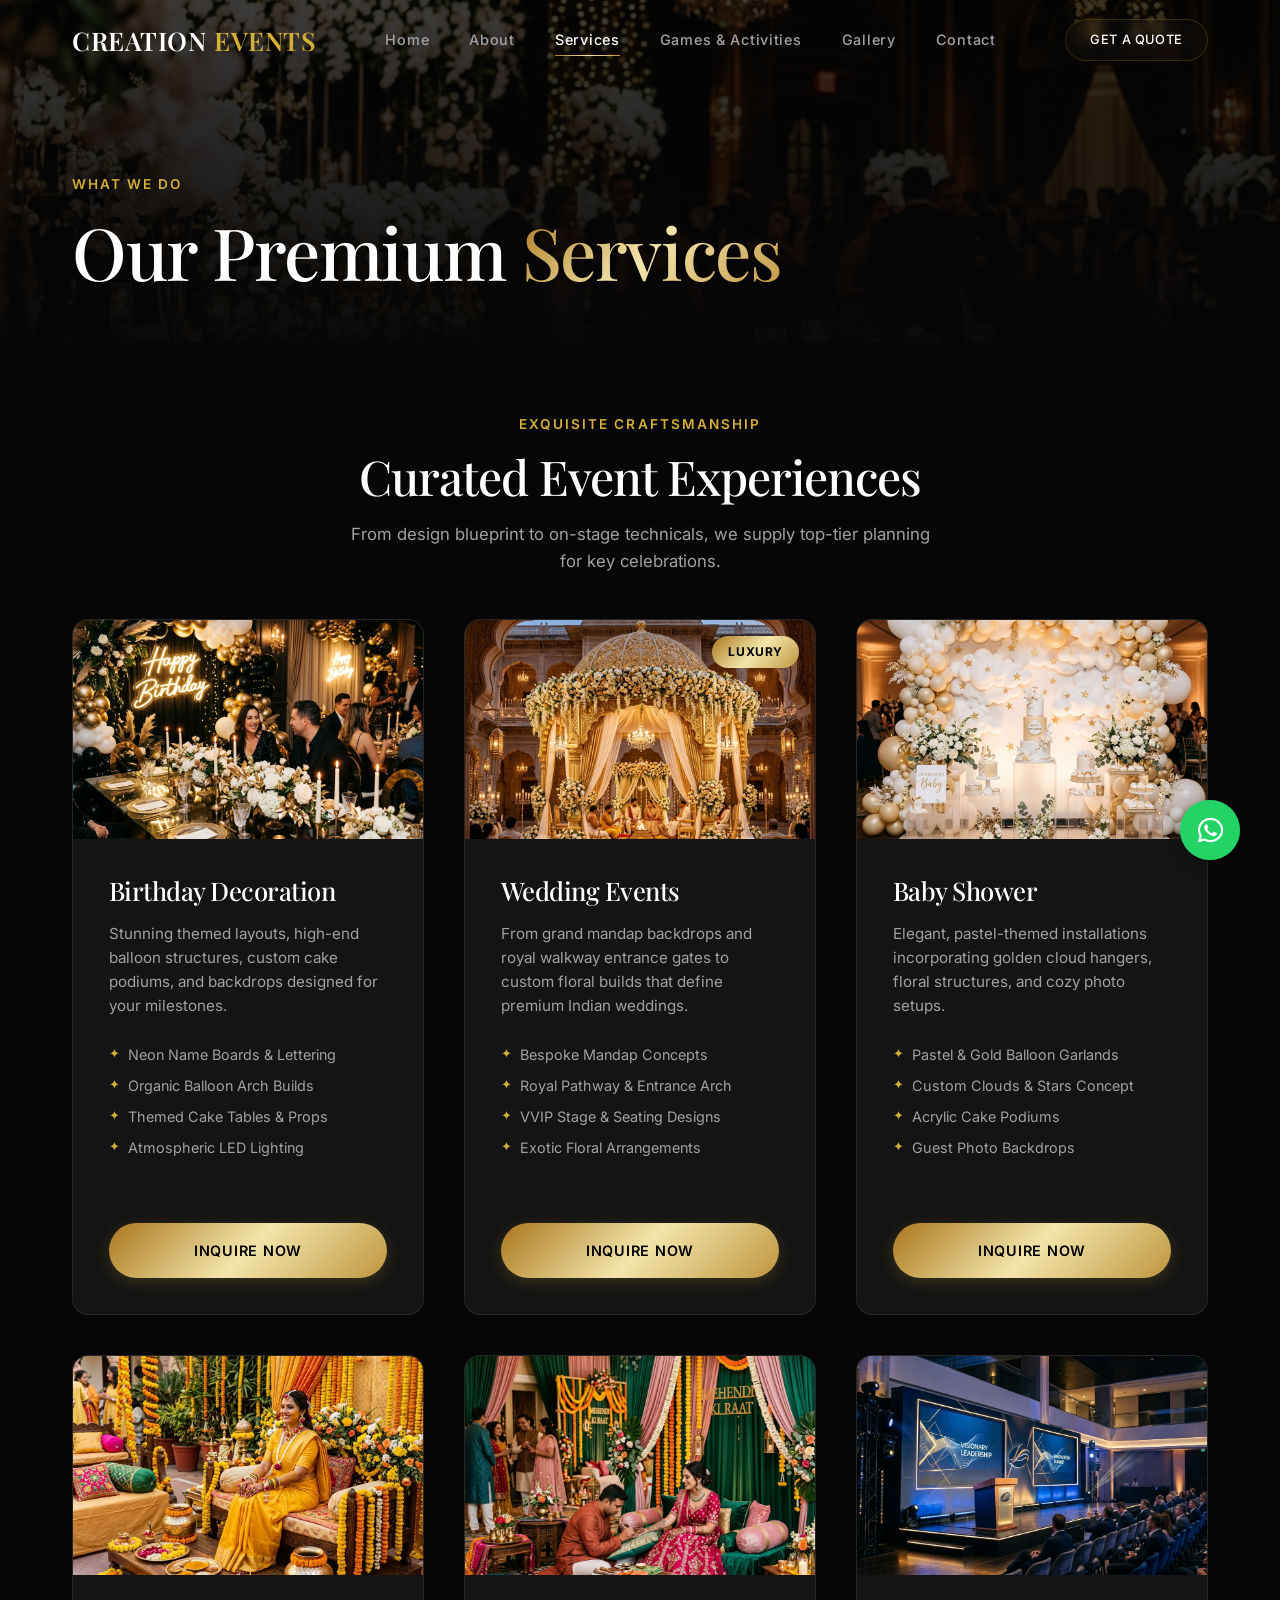
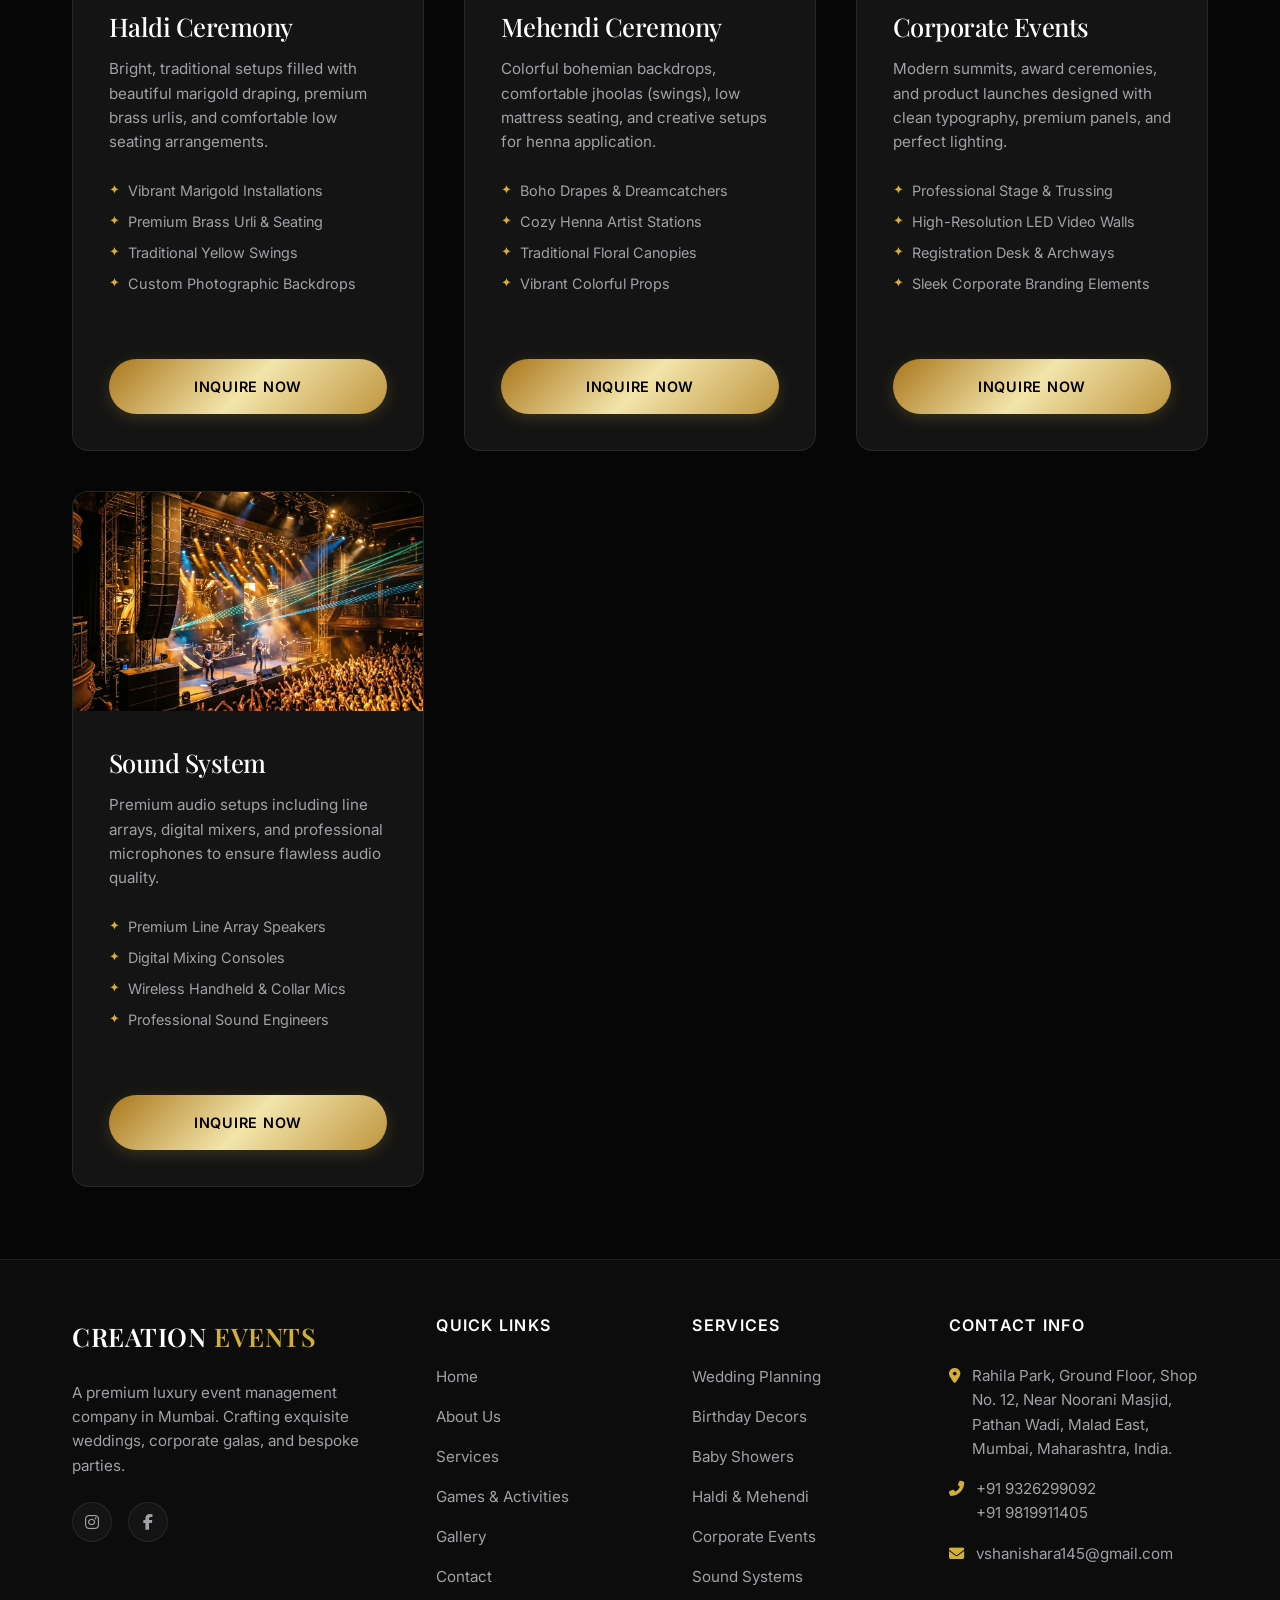
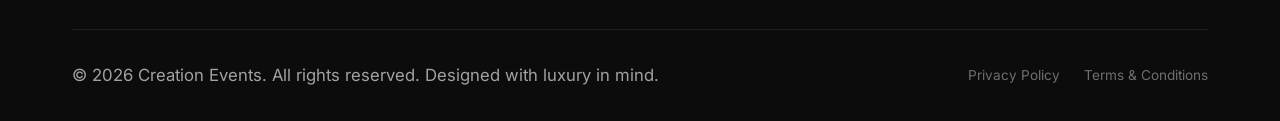
<file: services.html>
<!DOCTYPE html>
<html lang="en">

<head>
  <meta charset="UTF-8">
  <meta name="viewport" content="width=device-width, initial-scale=1.0">
  <title>Our Services | Creation Events Mumbai</title>
  <meta name="description"
    content="Explore our premium services including luxury wedding decor, birthday themes, baby showers, Haldi & Mehendi setups, corporate stage builds, and sound systems in Mumbai.">

  <!-- CSS Stylesheets -->
  <link rel="stylesheet" href="css/style.css">

  <!-- FontAwesome for Icons -->
  <link rel="stylesheet" href="https://cdnjs.cloudflare.com/ajax/libs/font-awesome/6.4.0/css/all.min.css">
</head>

<body>

  <!-- Sticky Glass Navbar -->
  <header class="header">
    <div class="container">
      <nav class="navbar">
        <a href="index.html" class="logo">
          CREATION <span class="logo-gold">EVENTS</span>
        </a>
        <ul class="nav-menu">
          <li><a href="index.html" class="nav-link">Home</a></li>
          <li><a href="about.html" class="nav-link">About</a></li>
          <li><a href="services.html" class="nav-link active">Services</a></li>
          <li><a href="games.html" class="nav-link">Games & Activities</a></li>
          <li><a href="gallery.html" class="nav-link">Gallery</a></li>
          <li><a href="contact.html" class="nav-link">Contact</a></li>
        </ul>
        <div class="nav-cta">
          <a href="contact.html" class="btn btn-secondary" style="padding: 0.6rem 1.5rem; font-size: 0.8rem;">Get a
            Quote</a>
        </div>
        <div class="mobile-toggle">
          <span></span>
          <span></span>
          <span></span>
        </div>
      </nav>
    </div>
  </header>

  <!-- Page Hero Banner -->
  <section class="page-hero">
    <img src="assets/hero_bg.png" alt="Luxury Wedding Entrance Setup" class="page-hero-bg">
    <div class="container">
      <div class="page-hero-content reveal">
        <span class="subtitle">What We Do</span>
        <h1 class="page-hero-title">Our Premium <span class="gold-text">Services</span></h1>
      </div>
    </div>
  </section>

  <!-- Services Grid Section -->
  <section class="services-list section-padding">
    <div class="container">
      <div class="section-header text-center reveal">
        <span class="subtitle">Exquisite Craftsmanship</span>
        <h2>Curated Event Experiences</h2>
        <p>From design blueprint to on-stage technicals, we supply top-tier planning for key celebrations.</p>
      </div>

      <div class="grid-3">
        <!-- Birthday Decoration -->
        <div class="service-card reveal">
          <div class="service-img-wrapper">
            <img class="service-img" src="assets/birthday_decoration.png" alt="Birthday Balloon and Neon Setup">
          </div>
          <div class="service-info">
            <h3>Birthday Decoration</h3>
            <p>Stunning themed layouts, high-end balloon structures, custom cake podiums, and backdrops designed for
              your milestones.</p>
            <ul class="service-features">
              <li>Neon Name Boards & Lettering</li>
              <li>Organic Balloon Arch Builds</li>
              <li>Themed Cake Tables & Props</li>
              <li>Atmospheric LED Lighting</li>
            </ul>
            <a href="contact.html?service=birthday" class="btn btn-primary"
              style="margin-top: 1.5rem; width: 100%;">Inquire Now</a>
          </div>
        </div>

        <!-- Wedding Events -->
        <div class="service-card reveal delay-100">
          <div class="service-img-wrapper">
            <img class="service-img" src="assets/wedding_event.png" alt="Grand Indian Wedding Mandap">
            <span class="service-badge">Luxury</span>
          </div>
          <div class="service-info">
            <h3>Wedding Events</h3>
            <p>From grand mandap backdrops and royal walkway entrance gates to custom floral builds that define premium
              Indian weddings.</p>
            <ul class="service-features">
              <li>Bespoke Mandap Concepts</li>
              <li>Royal Pathway & Entrance Arch</li>
              <li>VVIP Stage & Seating Designs</li>
              <li>Exotic Floral Arrangements</li>
            </ul>
            <a href="contact.html?service=wedding" class="btn btn-primary"
              style="margin-top: 1.5rem; width: 100%;">Inquire Now</a>
          </div>
        </div>

        <!-- Baby Shower -->
        <div class="service-card reveal delay-200">
          <div class="service-img-wrapper">
            <img class="service-img" src="assets/baby_shower.png" alt="Bespoke Baby Shower Backdrop">
          </div>
          <div class="service-info">
            <h3>Baby Shower</h3>
            <p>Elegant, pastel-themed installations incorporating golden cloud hangers, floral structures, and cozy
              photo setups.</p>
            <ul class="service-features">
              <li>Pastel & Gold Balloon Garlands</li>
              <li>Custom Clouds & Stars Concept</li>
              <li>Acrylic Cake Podiums</li>
              <li>Guest Photo Backdrops</li>
            </ul>
            <a href="contact.html?service=babyshower" class="btn btn-primary"
              style="margin-top: 1.5rem; width: 100%;">Inquire Now</a>
          </div>
        </div>

        <!-- Haldi Ceremony -->
        <div class="service-card reveal">
          <div class="service-img-wrapper">
            <img class="service-img" src="assets/haldi_ceremony.png" alt="Indian Haldi Decoration">
          </div>
          <div class="service-info">
            <h3>Haldi Ceremony</h3>
            <p>Bright, traditional setups filled with beautiful marigold draping, premium brass urlis, and comfortable
              low seating arrangements.</p>
            <ul class="service-features">
              <li>Vibrant Marigold Installations</li>
              <li>Premium Brass Urli & Seating</li>
              <li>Traditional Yellow Swings</li>
              <li>Custom Photographic Backdrops</li>
            </ul>
            <a href="contact.html?service=haldi" class="btn btn-primary"
              style="margin-top: 1.5rem; width: 100%;">Inquire Now</a>
          </div>
        </div>

        <!-- Mehendi Ceremony -->
        <div class="service-card reveal delay-100">
          <div class="service-img-wrapper">
            <img class="service-img" src="assets/mehendi_ceremony.png" alt="Mehendi Function Decor">
          </div>
          <div class="service-info">
            <h3>Mehendi Ceremony</h3>
            <p>Colorful bohemian backdrops, comfortable jhoolas (swings), low mattress seating, and creative setups for
              henna application.</p>
            <ul class="service-features">
              <li>Boho Drapes & Dreamcatchers</li>
              <li>Cozy Henna Artist Stations</li>
              <li>Traditional Floral Canopies</li>
              <li>Vibrant Colorful Props</li>
            </ul>
            <a href="contact.html?service=mehendi" class="btn btn-primary"
              style="margin-top: 1.5rem; width: 100%;">Inquire Now</a>
          </div>
        </div>

        <!-- Corporate Events -->
        <div class="service-card reveal delay-200">
          <div class="service-img-wrapper">
            <img class="service-img" src="assets/corporate_event.png" alt="Corporate Conference Stage Setup">
          </div>
          <div class="service-info">
            <h3>Corporate Events</h3>
            <p>Modern summits, award ceremonies, and product launches designed with clean typography, premium panels,
              and perfect lighting.</p>
            <ul class="service-features">
              <li>Professional Stage & Trussing</li>
              <li>High-Resolution LED Video Walls</li>
              <li>Registration Desk & Archways</li>
              <li>Sleek Corporate Branding Elements</li>
            </ul>
            <a href="contact.html?service=corporate" class="btn btn-primary"
              style="margin-top: 1.5rem; width: 100%;">Inquire Now</a>
          </div>
        </div>

        <!-- Sound System -->
        <div class="service-card reveal">
          <div class="service-img-wrapper">
            <img class="service-img" src="assets/sound_system.png" alt="Professional Stage Sound System">
          </div>
          <div class="service-info">
            <h3>Sound System</h3>
            <p>Premium audio setups including line arrays, digital mixers, and professional microphones to ensure
              flawless audio quality.</p>
            <ul class="service-features">
              <li>Premium Line Array Speakers</li>
              <li>Digital Mixing Consoles</li>
              <li>Wireless Handheld & Collar Mics</li>
              <li>Professional Sound Engineers</li>
            </ul>
            <a href="contact.html?service=sound" class="btn btn-primary"
              style="margin-top: 1.5rem; width: 100%;">Inquire Now</a>
          </div>
        </div>
      </div>
    </div>
  </section>

  <!-- Floating WhatsApp Widget -->
  <a href="https://wa.me/919326299092?text=Hello%20Creation%20Events,%20I%20would%20like%20to%20book%20an%20event."
    target="_blank" rel="noopener noreferrer" class="whatsapp-float" aria-label="Chat on WhatsApp">
    <i class="fab fa-whatsapp"></i>
  </a>

  <!-- Footer -->
  <footer class="footer">
    <div class="container">
      <div class="footer-grid">
        <div class="footer-col">
          <a href="index.html" class="logo footer-logo">
            CREATION <span class="logo-gold">EVENTS</span>
          </a>
          <p class="footer-desc">A premium luxury event management company in Mumbai. Crafting exquisite weddings,
            corporate galas, and bespoke parties.</p>
          <div class="footer-socials">
            <a href="https://instagram.com/creation.events" target="_blank" rel="noopener noreferrer"
              class="social-icon" aria-label="Instagram"><i class="fab fa-instagram"></i></a>
            <a href="https://facebook.com/creation.events" target="_blank" rel="noopener noreferrer" class="social-icon"
              aria-label="Facebook"><i class="fab fa-facebook-f"></i></a>
          </div>
        </div>
        <div class="footer-col">
          <h3>Quick Links</h3>
          <ul class="footer-links">
            <li><a href="index.html">Home</a></li>
            <li><a href="about.html">About Us</a></li>
            <li><a href="services.html">Services</a></li>
            <li><a href="games.html">Games & Activities</a></li>
            <li><a href="gallery.html">Gallery</a></li>
            <li><a href="contact.html">Contact</a></li>
          </ul>
        </div>
        <div class="footer-col">
          <h3>Services</h3>
          <ul class="footer-links">
            <li><a href="services.html">Wedding Planning</a></li>
            <li><a href="services.html">Birthday Decors</a></li>
            <li><a href="services.html">Baby Showers</a></li>
            <li><a href="services.html">Haldi & Mehendi</a></li>
            <li><a href="services.html">Corporate Events</a></li>
            <li><a href="services.html">Sound Systems</a></li>
          </ul>
        </div>
        <div class="footer-col">
          <h3>Contact Info</h3>
          <ul class="footer-contact-info">
            <li>
              <span><i class="fas fa-map-marker-alt"></i></span>
              Rahila Park, Ground Floor, Shop No. 12, Near Noorani Masjid, Pathan Wadi, Malad East, Mumbai, Maharashtra,
              India.
            </li>
            <li>
              <span><i class="fas fa-phone-alt"></i></span>
              <div>
                <a href="tel:+919326299092">+91 9326299092</a><br>
                <a href="tel:+919819911405">+91 9819911405</a>
              </div>
            </li>
            <li>
              <span><i class="fas fa-envelope"></i></span>
              <a href="mailto:vshanishara145@gmail.com">vshanishara145@gmail.com</a>
            </li>
          </ul>
        </div>
      </div>
      <div class="footer-bottom">
        <p>&copy; 2026 Creation Events. All rights reserved. Designed with luxury in mind.</p>
        <div class="footer-bottom-links">
          <a href="#">Privacy Policy</a>
          <a href="#">Terms & Conditions</a>
        </div>
      </div>
    </div>
  </footer>

  <!-- JavaScript File -->
  <script src="js/main.js"></script>
</body>

</html>
</file>
<file: css/style.css>
@import url('https://fonts.googleapis.com/css2?family=Inter:wght@300;400;500;600;700&family=Playfair+Display:ital,wght@0,400;0,500;0,600;0,700;1,400&display=swap');

/* --- CUSTOM PROPERTIES --- */
:root {
  --bg-deep: #060606;
  --bg-primary: #0C0C0C;
  --bg-secondary: #141414;
  --bg-card: #1C1C1E;

  --gold-primary: #D4AF37;
  --gold-light: #F3E5AB;
  --gold-dark: #AA771C;
  --gold-gradient: linear-gradient(135deg, #AA771C 0%, #F3E5AB 50%, #BF953F 100%);
  --gold-glow: 0 0 25px rgba(212, 175, 55, 0.25);

  --text-primary: #FFFFFF;
  --text-secondary: #A1A1A6;
  --text-muted: #6E6E73;

  --font-serif: 'Playfair Display', Georgia, serif;
  --font-sans: 'Inter', -apple-system, BlinkMacSystemFont, "Segoe UI", Roboto, sans-serif;

  --border-gold: rgba(212, 175, 55, 0.2);
  --border-light: rgba(255, 255, 255, 0.08);
  --glass-bg: rgba(12, 12, 12, 0.75);
  --glass-blur: blur(20px);

  --transition-apple: all 0.5s cubic-bezier(0.16, 1, 0.3, 1);
  --transition-fast: all 0.25s ease;

  --container-max: 1200px;
}

/* --- RESET & GLOBAL STYLES --- */
*,
*::before,
*::after {
  box-sizing: border-box;
  margin: 0;
  padding: 0;
}

html {
  scroll-behavior: smooth;
  font-size: 16px;
  -webkit-font-smoothing: antialiased;
  -moz-osx-font-smoothing: grayscale;
}

body {
  background-color: var(--bg-deep);
  color: var(--text-primary);
  font-family: var(--font-sans);
  font-weight: 400;
  line-height: 1.6;
  overflow-x: hidden;
}

a {
  color: inherit;
  text-decoration: none;
  transition: var(--transition-fast);
}

img {
  max-width: 100%;
  display: block;
  height: auto;
}

button,
input,
textarea,
select {
  font-family: inherit;
  background: none;
  border: none;
  color: inherit;
}

/* --- TYPOGRAPHY --- */
h1,
h2,
h3,
h4,
h5,
h6 {
  font-family: var(--font-serif);
  font-weight: 500;
  line-height: 1.2;
  letter-spacing: -0.02em;
}

h1 {
  font-size: clamp(2.5rem, 5vw + 1rem, 4.5rem);
}

h2 {
  font-size: clamp(2rem, 3.5vw + 0.5rem, 3rem);
}

h3 {
  font-size: clamp(1.5rem, 2vw + 0.5rem, 2.2rem);
}

p {
  color: var(--text-secondary);
  font-size: 1.05rem;
}

.gold-text {
  background: var(--gold-gradient);
  -webkit-background-clip: text;
  -webkit-text-fill-color: transparent;
  display: inline-block;
}

.subtitle {
  font-family: var(--font-sans);
  text-transform: uppercase;
  letter-spacing: 0.15em;
  font-size: 0.85rem;
  font-weight: 600;
  color: var(--gold-primary);
  margin-bottom: 0.75rem;
  display: block;
}

/* --- UTILITY & LAYOUTS --- */
.container {
  width: 100%;
  max-width: var(--container-max);
  margin: 0 auto;
  padding: 0 2rem;
}

.section-padding {
  padding: 4.5rem 0;
}

.text-center {
  text-align: center;
}

.grid-2 {
  display: grid;
  grid-template-columns: repeat(2, 1fr);
  gap: 3rem;
  align-items: center;
}

.grid-3 {
  display: grid;
  grid-template-columns: repeat(3, 1fr);
  gap: 2.5rem;
}

.flex-center {
  display: flex;
  justify-content: center;
  align-items: center;
}

/* --- PREMIUM BUTTONS --- */
.btn {
  display: inline-flex;
  align-items: center;
  justify-content: center;
  padding: 1rem 2.25rem;
  font-size: 0.9rem;
  font-weight: 500;
  letter-spacing: 0.05em;
  text-transform: uppercase;
  border-radius: 50px;
  cursor: pointer;
  position: relative;
  overflow: hidden;
  transition: var(--transition-apple);
  z-index: 1;
}

.btn::before {
  content: '';
  position: absolute;
  top: 0;
  left: -100%;
  width: 50%;
  height: 100%;
  background: linear-gradient(to right,
      rgba(255, 255, 255, 0) 0%,
      rgba(255, 255, 255, 0.25) 50%,
      rgba(255, 255, 255, 0) 100%);
  transform: skewX(-25deg);
  transition: 0.75s;
  z-index: -1;
}

.btn:hover::before {
  left: 125%;
}

.btn-primary {
  background: var(--gold-gradient);
  color: #000;
  font-weight: 600;
  box-shadow: 0 4px 15px rgba(212, 175, 55, 0.2);
}

.btn-primary:hover {
  transform: translateY(-3px);
  box-shadow: var(--gold-glow);
}

.btn-secondary {
  border: 1px solid var(--border-gold);
  color: var(--text-primary);
  background: rgba(255, 255, 255, 0.02);
  backdrop-filter: blur(5px);
}

.btn-secondary:hover {
  border-color: var(--gold-primary);
  background: rgba(212, 175, 55, 0.05);
  transform: translateY(-3px);
}

/* --- GLASS NAVIGATION --- */
.header {
  position: fixed;
  top: 0;
  left: 0;
  width: 100%;
  z-index: 1000;
  transition: var(--transition-apple);
  border-bottom: 1px solid transparent;
}

.header.scrolled {
  background-color: var(--glass-bg);
  backdrop-filter: var(--glass-blur);
  -webkit-backdrop-filter: var(--glass-blur);
  border-bottom: 1px solid var(--border-light);
  padding: 0.5rem 0;
}

.navbar {
  display: flex;
  justify-content: space-between;
  align-items: center;
  height: 80px;
  transition: var(--transition-apple);
}

.header.scrolled .navbar {
  height: 70px;
}

.logo {
  font-family: var(--font-serif);
  font-size: 1.6rem;
  font-weight: 600;
  letter-spacing: 0.02em;
  display: flex;
  align-items: center;
  gap: 0.5rem;
}

.logo-gold {
  color: var(--gold-primary);
}

.nav-menu {
  display: flex;
  list-style: none;
  gap: 2.5rem;
}

.nav-link {
  font-size: 0.9rem;
  font-weight: 500;
  letter-spacing: 0.05em;
  color: var(--text-secondary);
  position: relative;
  padding: 0.5rem 0;
}

.nav-link:hover,
.nav-link.active {
  color: var(--text-primary);
}

.nav-link::after {
  content: '';
  position: absolute;
  bottom: 0;
  left: 0;
  width: 0;
  height: 1px;
  background: var(--gold-gradient);
  transition: var(--transition-apple);
}

.nav-link:hover::after,
.nav-link.active::after {
  width: 100%;
}

.nav-cta {
  display: flex;
  align-items: center;
}

.mobile-toggle {
  display: none;
  flex-direction: column;
  justify-content: space-between;
  width: 30px;
  height: 20px;
  cursor: pointer;
  z-index: 1001;
}

.mobile-toggle span {
  display: block;
  height: 2px;
  width: 100%;
  background-color: var(--text-primary);
  border-radius: 2px;
  transition: var(--transition-apple);
}

/* --- HERO SECTION --- */
.hero {
  height: 100vh;
  position: relative;
  display: flex;
  align-items: center;
  overflow: hidden;
  background-color: #000;
}

.hero-bg {
  position: absolute;
  top: 0;
  left: 0;
  width: 100%;
  height: 100%;
  z-index: 1;
}

.hero-bg img {
  width: 100%;
  height: 100%;
  object-fit: cover;
  opacity: 0.45;
  filter: brightness(0.6) contrast(1.1);
  transform: scale(1.05);
  animation: kenBurns 25s infinite alternate ease-in-out;
}

.hero-overlay {
  position: absolute;
  top: 0;
  left: 0;
  width: 100%;
  height: 100%;
  background: radial-gradient(circle at center, rgba(0, 0, 0, 0.1) 0%, rgba(6, 6, 6, 0.95) 85%);
  z-index: 2;
}

.hero-content {
  position: relative;
  z-index: 3;
  max-width: 800px;
}

.hero-title {
  margin-bottom: 1.5rem;
  line-height: 1.1;
}

.hero-desc {
  font-size: 1.25rem;
  margin-bottom: 2.5rem;
  max-width: 600px;
  color: var(--text-secondary);
}

.hero-btns {
  display: flex;
  gap: 1.5rem;
}

@keyframes kenBurns {
  0% {
    transform: scale(1);
  }

  100% {
    transform: scale(1.12);
  }
}

/* --- HERO BANNERS (OTHER PAGES) --- */
.page-hero {
  height: 38vh;
  min-height: 270px;
  position: relative;
  display: flex;
  align-items: flex-end;
  padding-bottom: 2.5rem;
  overflow: hidden;
}

.page-hero::before {
  content: '';
  position: absolute;
  top: 0;
  left: 0;
  width: 100%;
  height: 100%;
  background: linear-gradient(180deg, rgba(6, 6, 6, 0.4) 0%, rgba(6, 6, 6, 0.95) 100%);
  z-index: 2;
}

.page-hero-bg {
  position: absolute;
  top: 0;
  left: 0;
  width: 100%;
  height: 100%;
  object-fit: cover;
  filter: brightness(0.4);
  z-index: 1;
}

.page-hero-content {
  position: relative;
  z-index: 3;
  width: 100%;
}

.page-hero-title {
  margin-bottom: 0.5rem;
}

/* --- CARDS & SERVICES --- */
.section-header {
  margin-bottom: 2.75rem;
}

.section-header h2 {
  margin-bottom: 1rem;
}

.section-header p {
  max-width: 600px;
  margin: 0 auto;
}

.service-card {
  background-color: var(--bg-secondary);
  border: 1px solid var(--border-light);
  border-radius: 16px;
  overflow: hidden;
  position: relative;
  transition: var(--transition-apple);
  display: flex;
  flex-direction: column;
  height: 100%;
}

.service-card:hover {
  transform: translateY(-10px);
  border-color: var(--border-gold);
  box-shadow: 0 10px 30px rgba(0, 0, 0, 0.5), 0 0 20px rgba(212, 175, 55, 0.05);
}

.service-img-wrapper {
  position: relative;
  aspect-ratio: 16/10;
  overflow: hidden;
}

.service-img {
  width: 100%;
  height: 100%;
  object-fit: cover;
  transition: var(--transition-apple);
}

.service-card:hover .service-img {
  transform: scale(1.08);
}

.service-badge {
  position: absolute;
  top: 1rem;
  right: 1rem;
  background: var(--gold-gradient);
  color: #000;
  font-size: 0.75rem;
  font-weight: 700;
  text-transform: uppercase;
  padding: 0.4rem 1rem;
  border-radius: 30px;
  letter-spacing: 0.05em;
}

.service-info {
  padding: 2.25rem;
  display: flex;
  flex-direction: column;
  flex-grow: 1;
}

.service-info h3 {
  margin-bottom: 1rem;
  font-size: 1.6rem;
}

.service-info p {
  margin-bottom: 1.5rem;
  font-size: 0.95rem;
}

.service-features {
  list-style: none;
  margin-bottom: 2rem;
  margin-top: auto;
}

.service-features li {
  font-size: 0.9rem;
  color: var(--text-secondary);
  margin-bottom: 0.5rem;
  display: flex;
  align-items: center;
  gap: 0.5rem;
}

.service-features li::before {
  content: "✦";
  color: var(--gold-primary);
  font-size: 0.8rem;
}

.card-link {
  font-size: 0.9rem;
  font-weight: 600;
  color: var(--gold-primary);
  display: inline-flex;
  align-items: center;
  gap: 0.5rem;
  width: fit-content;
}

.card-link::after {
  content: '→';
  transition: var(--transition-fast);
}

.service-card:hover .card-link::after {
  transform: translateX(5px);
}

/* --- STATS COUNTERS --- */
.stats-section {
  background-color: var(--bg-secondary);
  border-top: 1px solid var(--border-light);
  border-bottom: 1px solid var(--border-light);
  padding: 3.5rem 0;
}

.stats-grid {
  display: grid;
  grid-template-columns: repeat(4, 1fr);
  gap: 2rem;
  text-align: center;
}

.stat-number {
  font-family: var(--font-serif);
  font-size: clamp(2.5rem, 4vw, 4.5rem);
  font-weight: 600;
  line-height: 1;
  margin-bottom: 0.5rem;
}

.stat-label {
  font-size: 0.9rem;
  text-transform: uppercase;
  letter-spacing: 0.1em;
  color: var(--text-secondary);
}

/* --- APPLE-STYLE BENTO GRID / FEATURES --- */
.bento-grid {
  display: grid;
  grid-template-columns: repeat(3, 1fr);
  grid-auto-rows: 220px;
  gap: 1.5rem;
}

.bento-card {
  background-color: var(--bg-secondary);
  border: 1px solid var(--border-light);
  border-radius: 20px;
  padding: 2.5rem;
  position: relative;
  overflow: hidden;
  display: flex;
  flex-direction: column;
  justify-content: flex-end;
  transition: var(--transition-apple);
}

.bento-card:hover {
  border-color: var(--border-gold);
  background-color: rgba(20, 20, 20, 0.8);
}

.bento-card.col-2 {
  grid-column: span 2;
}

.bento-card.row-2 {
  grid-row: span 2;
}

.bento-icon {
  font-size: 2rem;
  color: var(--gold-primary);
  margin-bottom: 1.5rem;
}

.bento-card h3 {
  font-size: 1.5rem;
  margin-bottom: 0.5rem;
}

.bento-card p {
  font-size: 0.95rem;
  max-width: 90%;
}

.bento-card img {
  position: absolute;
  top: 0;
  left: 0;
  width: 100%;
  height: 100%;
  object-fit: cover;
  z-index: 1;
  opacity: 0.35;
  transition: var(--transition-apple);
}

.bento-card:hover img {
  transform: scale(1.05);
  opacity: 0.5;
}

.bento-card-content {
  position: relative;
  z-index: 2;
}

/* --- TESTIMONIALS SLIDER --- */
.testimonials-section {
  background: radial-gradient(circle at top right, rgba(212, 175, 55, 0.05) 0%, rgba(6, 6, 6, 0) 60%);
}

.testimonial-container {
  max-width: 850px;
  margin: 0 auto;
  position: relative;
  overflow: hidden;
  min-height: 280px;
}

.testimonial-slider {
  display: flex;
  transition: transform 0.6s cubic-bezier(0.16, 1, 0.3, 1);
}

.testimonial-slide {
  min-width: 100%;
  padding: 0 2rem;
  text-align: center;
}

.quote-icon {
  font-family: var(--font-serif);
  font-size: 5rem;
  line-height: 1;
  color: var(--gold-primary);
  opacity: 0.3;
  margin-bottom: 1rem;
}

.testimonial-text {
  font-family: var(--font-serif);
  font-size: 1.5rem;
  font-style: italic;
  color: var(--text-primary);
  margin-bottom: 2rem;
}

.testimonial-author {
  font-weight: 600;
  font-size: 1.05rem;
  color: var(--text-primary);
  letter-spacing: 0.05em;
}

.testimonial-author span {
  font-weight: 400;
  color: var(--gold-primary);
  font-size: 0.9rem;
  margin-left: 0.5rem;
}

.testimonial-dots {
  display: flex;
  justify-content: center;
  gap: 0.8rem;
  margin-top: 2.5rem;
}

.dot {
  width: 8px;
  height: 8px;
  border-radius: 50%;
  background-color: var(--text-muted);
  cursor: pointer;
  transition: var(--transition-fast);
}

.dot.active {
  background-color: var(--gold-primary);
  transform: scale(1.3);
}

/* --- FAQ ACCORDION --- */
.faq-grid {
  max-width: 800px;
  margin: 0 auto;
}

.faq-item {
  border-bottom: 1px solid var(--border-light);
  padding: 1.5rem 0;
}

.faq-question {
  display: flex;
  justify-content: space-between;
  align-items: center;
  cursor: pointer;
  padding: 0.5rem 0;
  transition: var(--transition-fast);
}

.faq-question h3 {
  font-family: var(--font-sans);
  font-size: 1.15rem;
  font-weight: 500;
  color: var(--text-primary);
}

.faq-question:hover h3 {
  color: var(--gold-primary);
}

.faq-icon {
  width: 24px;
  height: 24px;
  position: relative;
  transition: var(--transition-apple);
}

.faq-icon::before,
.faq-icon::after {
  content: '';
  position: absolute;
  background-color: var(--text-primary);
  transition: var(--transition-apple);
}

.faq-icon::before {
  top: 11px;
  left: 4px;
  width: 16px;
  height: 2px;
}

.faq-icon::after {
  top: 4px;
  left: 11px;
  width: 2px;
  height: 16px;
}

.faq-item.active .faq-icon {
  transform: rotate(135deg);
}

.faq-item.active .faq-icon::before,
.faq-item.active .faq-icon::after {
  background-color: var(--gold-primary);
}

.faq-answer {
  max-height: 0;
  overflow: hidden;
  transition: max-height 0.4s cubic-bezier(0.16, 1, 0.3, 1);
}

.faq-answer p {
  padding: 1rem 0 0.5rem 0;
  font-size: 0.95rem;
  line-height: 1.6;
}

/* --- GALLERY GRID & LIGHTBOX --- */
.gallery-filter {
  display: flex;
  justify-content: center;
  gap: 1.25rem;
  margin-bottom: 2rem;
  flex-wrap: wrap;
}

.filter-btn {
  padding: 0.6rem 1.5rem;
  font-size: 0.85rem;
  font-weight: 600;
  text-transform: uppercase;
  letter-spacing: 0.05em;
  border-radius: 30px;
  border: 1px solid var(--border-light);
  cursor: pointer;
  transition: var(--transition-fast);
}

.filter-btn:hover,
.filter-btn.active {
  border-color: var(--gold-primary);
  background-color: rgba(212, 175, 55, 0.05);
  color: var(--gold-primary);
}

.gallery-grid {
  display: grid;
  grid-template-columns: repeat(3, 1fr);
  gap: 1.5rem;
}

.gallery-item {
  position: relative;
  aspect-ratio: 1;
  border-radius: 16px;
  overflow: hidden;
  cursor: pointer;
  border: 1px solid var(--border-light);
  transition: var(--transition-apple);
}

.gallery-item img {
  width: 100%;
  height: 100%;
  object-fit: cover;
  transition: var(--transition-apple);
}

.gallery-overlay {
  position: absolute;
  top: 0;
  left: 0;
  width: 100%;
  height: 100%;
  background: linear-gradient(180deg, rgba(0, 0, 0, 0) 40%, rgba(0, 0, 0, 0.85) 100%);
  display: flex;
  flex-direction: column;
  justify-content: flex-end;
  padding: 2rem;
  opacity: 0;
  transition: var(--transition-apple);
}

.gallery-overlay h4 {
  font-size: 1.3rem;
  margin-bottom: 0.25rem;
}

.gallery-overlay span {
  font-size: 0.8rem;
  text-transform: uppercase;
  letter-spacing: 0.05em;
  color: var(--gold-primary);
}

.gallery-item:hover {
  transform: scale(1.02);
  border-color: var(--border-gold);
  box-shadow: 0 10px 25px rgba(0, 0, 0, 0.4);
}

.gallery-item:hover img {
  transform: scale(1.05);
}

.gallery-item:hover .gallery-overlay {
  opacity: 1;
}

/* Lightbox Modal */
.lightbox {
  position: fixed;
  top: 0;
  left: 0;
  width: 100%;
  height: 100%;
  background-color: rgba(6, 6, 6, 0.95);
  backdrop-filter: blur(15px);
  -webkit-backdrop-filter: blur(15px);
  z-index: 2000;
  display: flex;
  justify-content: center;
  align-items: center;
  opacity: 0;
  pointer-events: none;
  transition: opacity 0.4s ease;
}

.lightbox.active {
  opacity: 1;
  pointer-events: auto;
}

.lightbox-content {
  position: relative;
  max-width: 85%;
  max-height: 80%;
  display: flex;
  flex-direction: column;
  align-items: center;
}

.lightbox-img {
  max-width: 100%;
  max-height: 70vh;
  border-radius: 8px;
  box-shadow: 0 15px 40px rgba(0, 0, 0, 0.6);
  border: 1px solid var(--border-light);
  transform: scale(0.95);
  transition: transform 0.4s cubic-bezier(0.16, 1, 0.3, 1);
}

.lightbox.active .lightbox-img {
  transform: scale(1);
}

.lightbox-caption {
  margin-top: 1.5rem;
  color: var(--text-primary);
  font-family: var(--font-serif);
  font-size: 1.4rem;
  text-align: center;
}

.lightbox-close {
  position: absolute;
  top: -40px;
  right: 0;
  font-size: 2rem;
  color: var(--text-secondary);
  cursor: pointer;
  transition: var(--transition-fast);
}

.lightbox-close:hover {
  color: var(--text-primary);
}

/* --- CONTACT SECTION & FORM --- */
.contact-container {
  display: grid;
  grid-template-columns: 1fr 1.15fr;
  gap: 2.5rem;
  align-items: start;
}

.contact-info {
  display: flex;
  flex-direction: column;
  gap: 1.5rem;
}

.info-item {
  display: flex;
  gap: 1.25rem;
}

.info-icon {
  width: 45px;
  height: 45px;
  border-radius: 50%;
  background-color: var(--bg-secondary);
  border: 1px solid var(--border-light);
  display: flex;
  justify-content: center;
  align-items: center;
  color: var(--gold-primary);
  font-size: 1.1rem;
  flex-shrink: 0;
}

.info-details h3 {
  font-family: var(--font-sans);
  font-size: 1rem;
  text-transform: uppercase;
  letter-spacing: 0.05em;
  color: var(--text-muted);
  margin-bottom: 0.4rem;
}

.info-details p,
.info-details a {
  color: var(--text-primary);
  font-size: 1.1rem;
}

.contact-form-wrapper {
  background-color: var(--bg-secondary);
  border: 1px solid var(--border-light);
  border-radius: 20px;
  padding: 2.25rem 2.5rem;
  box-shadow: 0 10px 30px rgba(0, 0, 0, 0.25);
}

.form-group {
  margin-bottom: 1.25rem;
}

.form-row {
  display: grid;
  grid-template-columns: repeat(2, 1fr);
  gap: 1.25rem;
}

.form-group label {
  display: block;
  font-size: 0.8rem;
  text-transform: uppercase;
  letter-spacing: 0.05em;
  color: var(--text-secondary);
  margin-bottom: 0.5rem;
}

.form-control {
  width: 100%;
  background-color: var(--bg-primary);
  border: 1px solid var(--border-light);
  border-radius: 8px;
  padding: 0.85rem 1.1rem;
  font-size: 0.95rem;
  transition: var(--transition-fast);
}

.form-control:focus {
  outline: none;
  border-color: var(--gold-primary);
  box-shadow: 0 0 10px rgba(212, 175, 55, 0.1);
}

textarea.form-control {
  resize: vertical;
  min-height: 110px;
}

.form-status {
  margin-top: 1rem;
  font-size: 0.95rem;
  line-height: 1.5;
  display: none;
}

.form-status.success {
  color: #4BB543;
  display: block;
  padding: 0.75rem 1rem;
  background: rgba(75, 181, 67, 0.1);
  border: 1px solid rgba(75, 181, 67, 0.3);
  border-radius: 8px;
  margin-top: 1.25rem;
}

.form-status.error {
  color: #ff5555;
  display: block;
  padding: 0.75rem 1rem;
  background: rgba(255, 85, 85, 0.1);
  border: 1px solid rgba(255, 85, 85, 0.3);
  border-radius: 8px;
  margin-top: 1.25rem;
}

/* --- GOOGLE MAPS PLACEHOLDER --- */
.map-section {
  width: 100%;
  height: 450px;
  border-top: 1px solid var(--border-light);
  border-bottom: 1px solid var(--border-light);
  background-color: var(--bg-secondary);
  position: relative;
}

.map-placeholder {
  position: absolute;
  top: 0;
  left: 0;
  width: 100%;
  height: 100%;
  display: flex;
  flex-direction: column;
  justify-content: center;
  align-items: center;
  background: linear-gradient(rgba(6, 6, 6, 0.7), rgba(6, 6, 6, 0.7)), radial-gradient(circle, rgba(212, 175, 55, 0.05) 0%, rgba(0, 0, 0, 0) 80%);
  color: var(--text-secondary);
  text-align: center;
}

.map-placeholder-icon {
  font-size: 2.5rem;
  color: var(--gold-primary);
  margin-bottom: 1rem;
}

.map-placeholder h3 {
  margin-bottom: 0.5rem;
  color: var(--text-primary);
}

/* --- FLOATING WHATSAPP BUTTON --- */
.whatsapp-float {
  position: fixed;
  bottom: 2.5rem;
  right: 2.5rem;
  width: 60px;
  height: 60px;
  background-color: #25D366;
  color: white;
  border-radius: 50%;
  display: flex;
  justify-content: center;
  align-items: center;
  font-size: 1.8rem;
  box-shadow: 0 4px 15px rgba(0, 0, 0, 0.3);
  z-index: 999;
  transition: var(--transition-apple);
}

.whatsapp-float::before {
  content: '';
  position: absolute;
  width: 100%;
  height: 100%;
  border-radius: 50%;
  background-color: #25D366;
  opacity: 0.5;
  z-index: -1;
  animation: pulseWhatsapp 2s infinite;
}

.whatsapp-float:hover {
  transform: scale(1.1);
  box-shadow: 0 6px 20px rgba(0, 0, 0, 0.4);
}

@keyframes pulseWhatsapp {
  0% {
    transform: scale(1);
    opacity: 0.5;
  }

  100% {
    transform: scale(1.4);
    opacity: 0;
  }
}

/* --- ELEGANT FOOTER --- */
.footer {
  background-color: var(--bg-primary);
  border-top: 1px solid var(--border-light);
  padding: 3.5rem 0 2rem 0;
}

.footer-grid {
  display: grid;
  grid-template-columns: 1.5fr 1fr 1fr 1.2fr;
  gap: 2.5rem;
  margin-bottom: 2.5rem;
}

.footer-logo {
  margin-bottom: 1.5rem;
}

.footer-desc {
  font-size: 0.95rem;
  margin-bottom: 1.5rem;
}

.footer-socials {
  display: flex;
  gap: 1rem;
}

.social-icon {
  width: 40px;
  height: 40px;
  border-radius: 50%;
  background-color: var(--bg-secondary);
  border: 1px solid var(--border-light);
  display: flex;
  justify-content: center;
  align-items: center;
  color: var(--text-secondary);
  transition: var(--transition-fast);
}

.social-icon:hover {
  color: #000;
  background: var(--gold-gradient);
  border-color: var(--gold-primary);
  transform: translateY(-3px);
  box-shadow: var(--gold-glow);
}

.footer-col h3 {
  font-family: var(--font-sans);
  font-size: 1rem;
  text-transform: uppercase;
  letter-spacing: 0.08em;
  color: var(--text-primary);
  margin-bottom: 1.8rem;
  font-weight: 600;
}

.footer-links {
  list-style: none;
  display: flex;
  flex-direction: column;
  gap: 0.9rem;
}

.footer-links a {
  color: var(--text-secondary);
  font-size: 0.95rem;
}

.footer-links a:hover {
  color: var(--gold-primary);
  padding-left: 5px;
}

.footer-contact-info {
  list-style: none;
  display: flex;
  flex-direction: column;
  gap: 1rem;
}

.footer-contact-info li {
  display: flex;
  gap: 0.75rem;
  font-size: 0.95rem;
  color: var(--text-secondary);
  align-items: flex-start;
}

.footer-contact-info li span {
  color: var(--gold-primary);
}

.footer-bottom {
  border-top: 1px solid var(--border-light);
  padding-top: 2rem;
  display: flex;
  justify-content: space-between;
  align-items: center;
  font-size: 0.85rem;
  color: var(--text-muted);
  flex-wrap: wrap;
  gap: 1rem;
}

.footer-bottom-links {
  display: flex;
  gap: 1.5rem;
}

.footer-bottom-links a:hover {
  color: var(--text-secondary);
}

/* --- SCROLL ANIMATION CLASSES --- */
.reveal {
  opacity: 0;
  transform: translateY(40px);
  transition: opacity 0.8s cubic-bezier(0.16, 1, 0.3, 1), transform 0.8s cubic-bezier(0.16, 1, 0.3, 1);
}

.reveal.active {
  opacity: 1;
  transform: translateY(0);
}

.delay-100 {
  transition-delay: 0.1s;
}

.delay-200 {
  transition-delay: 0.2s;
}

.delay-300 {
  transition-delay: 0.3s;
}

.delay-400 {
  transition-delay: 0.4s;
}

/* --- PREMIUM CONTACT CARDS --- */
.contact-cards-grid {
  display: grid;
  grid-template-columns: repeat(2, 1fr);
  gap: 1.15rem;
  margin-top: 1.25rem;
}

.contact-card {
  background: var(--bg-secondary);
  border: 1px solid var(--border-light);
  border-radius: 16px;
  padding: 1.25rem 1.4rem;
  display: flex;
  flex-direction: column;
  gap: 0.85rem;
  position: relative;
  overflow: hidden;
  transition: var(--transition-apple);
}

.contact-card::before {
  content: '';
  position: absolute;
  top: 0;
  left: 0;
  width: 100%;
  height: 100%;
  background: linear-gradient(135deg, rgba(212, 175, 55, 0.03) 0%, rgba(255, 255, 255, 0) 100%);
  pointer-events: none;
}

.contact-card:hover {
  transform: translateY(-4px);
  border-color: var(--border-gold);
  box-shadow: 0 10px 25px rgba(0, 0, 0, 0.4), 0 0 20px rgba(212, 175, 55, 0.05);
}

.contact-card.full-width {
  grid-column: span 2;
}

.contact-card-icon {
  width: 44px;
  height: 44px;
  border-radius: 50%;
  background-color: rgba(212, 175, 55, 0.08);
  border: 1px solid var(--border-gold);
  display: flex;
  justify-content: center;
  align-items: center;
  color: var(--gold-primary);
  font-size: 1.15rem;
}

.contact-card h3 {
  font-family: var(--font-sans);
  font-size: 1.05rem;
  font-weight: 600;
  color: var(--text-primary);
  margin: 0;
}

.contact-card p {
  font-size: 0.9rem;
  color: var(--text-secondary);
  margin: 0;
  line-height: 1.5;
  flex-grow: 1;
}

.contact-card-actions {
  display: flex;
  flex-direction: column;
  gap: 0.6rem;
  margin-top: auto;
}

.contact-card-btn {
  width: 100%;
  padding: 0.65rem 1rem;
  font-size: 0.75rem;
  font-weight: 600;
  text-align: center;
  text-transform: uppercase;
  letter-spacing: 0.05em;
  border-radius: 30px;
  display: inline-flex;
  justify-content: center;
  align-items: center;
  gap: 0.5rem;
  cursor: pointer;
  transition: var(--transition-apple);
  z-index: 1;
  position: relative;
  overflow: hidden;
}

.contact-card-btn.primary {
  background: var(--gold-gradient);
  color: #000;
}

.contact-card-btn.primary:hover {
  transform: translateY(-2px);
  box-shadow: var(--gold-glow);
}

.contact-card-btn.secondary {
  border: 1px solid var(--border-gold);
  color: var(--text-primary);
  background: rgba(255, 255, 255, 0.02);
}

.contact-card-btn.secondary:hover {
  background: rgba(212, 175, 55, 0.08);
  border-color: var(--gold-primary);
  transform: translateY(-2px);
}

@media (max-width: 600px) {
  .contact-cards-grid {
    grid-template-columns: 1fr;
  }

  .contact-card.full-width {
    grid-column: span 1;
  }
}

/* --- PREMIUM GAMES & ACTIVITIES PAGE --- */
.search-filter-section {
  background: rgba(28, 28, 30, 0.4);
  border: 1px solid var(--border-light);
  backdrop-filter: var(--glass-blur);
  -webkit-backdrop-filter: var(--glass-blur);
  border-radius: 24px;
  padding: 1.75rem 2rem;
  margin-bottom: 2.5rem;
  display: flex;
  flex-direction: column;
  gap: 1.25rem;
  align-items: center;
  position: relative;
  overflow: hidden;
}

.search-filter-section::before {
  content: '';
  position: absolute;
  top: 0;
  left: 0;
  width: 100%;
  height: 100%;
  background: linear-gradient(135deg, rgba(212, 175, 55, 0.02) 0%, rgba(255, 255, 255, 0) 100%);
  pointer-events: none;
}

.search-bar-wrapper {
  position: relative;
  width: 100%;
  max-width: 600px;
}

.search-bar-wrapper i {
  position: absolute;
  left: 1.25rem;
  top: 50%;
  transform: translateY(-50%);
  color: var(--gold-primary);
  font-size: 1.1rem;
}

.search-input {
  width: 100%;
  background: rgba(6, 6, 6, 0.8);
  border: 1px solid var(--border-light);
  border-radius: 50px;
  padding: 1.1rem 1.5rem 1.1rem 3.25rem;
  font-size: 1rem;
  color: var(--text-primary);
  transition: var(--transition-apple);
}

.search-input:focus {
  outline: none;
  border-color: var(--gold-primary);
  box-shadow: 0 0 15px rgba(212, 175, 55, 0.15);
  background: rgba(6, 6, 6, 0.95);
}

.category-tabs {
  display: flex;
  gap: 1rem;
  flex-wrap: wrap;
  justify-content: center;
}

.category-tab {
  padding: 0.75rem 1.75rem;
  font-size: 0.85rem;
  font-weight: 600;
  text-transform: uppercase;
  letter-spacing: 0.05em;
  border-radius: 50px;
  border: 1px solid var(--border-light);
  background: rgba(255, 255, 255, 0.02);
  cursor: pointer;
  transition: var(--transition-apple);
}

.category-tab:hover,
.category-tab.active {
  border-color: var(--gold-primary);
  background: var(--gold-gradient);
  color: #000;
  box-shadow: var(--gold-glow);
}

.stalls-section {
  margin-bottom: 3rem;
}

.stalls-section.hidden {
  display: none;
}

.stalls-section-header {
  border-left: 3px solid var(--gold-primary);
  padding-left: 1.25rem;
  margin-bottom: 1.5rem;
}

.stalls-section-header h2 {
  font-family: var(--font-serif);
  font-size: 2.2rem;
  color: var(--text-primary);
  margin-bottom: 0.25rem;
}

.stalls-section-header span {
  font-size: 0.9rem;
  color: var(--gold-primary);
  text-transform: uppercase;
  letter-spacing: 0.1em;
  font-weight: 600;
}

.stalls-grid {
  display: grid;
  grid-template-columns: repeat(4, 1fr);
  gap: 1.5rem;
}

.stall-card {
  background: var(--bg-secondary);
  border: 1px solid var(--border-light);
  border-radius: 16px;
  padding: 1.75rem;
  display: flex;
  flex-direction: column;
  gap: 1.25rem;
  transition: var(--transition-apple);
  position: relative;
  overflow: hidden;
  height: 100%;
}

.stall-card::before {
  content: '';
  position: absolute;
  top: 0;
  left: 0;
  width: 100%;
  height: 100%;
  background: linear-gradient(135deg, rgba(212, 175, 55, 0.02) 0%, rgba(255, 255, 255, 0) 100%);
  pointer-events: none;
}

.stall-card:hover {
  transform: translateY(-5px);
  border-color: var(--border-gold);
  box-shadow: 0 10px 25px rgba(0, 0, 0, 0.4), 0 0 20px rgba(212, 175, 55, 0.05);
}

.stall-card-header {
  display: flex;
  justify-content: space-between;
  align-items: center;
}

.stall-card-index {
  font-size: 0.85rem;
  color: var(--text-muted);
  font-weight: 700;
  font-family: var(--font-sans);
}

.stall-card-icon {
  width: 40px;
  height: 40px;
  border-radius: 50%;
  background: rgba(212, 175, 55, 0.08);
  border: 1px solid var(--border-gold);
  display: flex;
  justify-content: center;
  align-items: center;
  color: var(--gold-primary);
  font-size: 1rem;
}

.stall-card h3 {
  font-family: var(--font-sans);
  font-size: 1.1rem;
  font-weight: 600;
  color: var(--text-primary);
  margin: 0;
  line-height: 1.4;
}

.no-results {
  text-align: center;
  padding: 4rem 2rem;
  background: var(--bg-secondary);
  border: 1px solid var(--border-light);
  border-radius: 20px;
  display: none;
  width: 100%;
}

.no-results.visible {
  display: block;
}

.no-results i {
  font-size: 3rem;
  color: var(--text-muted);
  margin-bottom: 1.5rem;
}

.no-results h3 {
  font-size: 1.5rem;
  color: var(--text-primary);
  margin-bottom: 0.5rem;
}

.no-results p {
  color: var(--text-secondary);
}

@media (max-width: 1200px) {
  .stalls-grid {
    grid-template-columns: repeat(3, 1fr);
  }
}

@media (max-width: 900px) {
  .stalls-grid {
    grid-template-columns: repeat(2, 1fr);
  }

  .search-filter-section {
    padding: 1.75rem;
  }

  .contact-container {
    grid-template-columns: 1fr;
    gap: 2.5rem;
  }
}

@media (max-width: 600px) {
  .stalls-grid {
    grid-template-columns: 1fr;
  }

  .category-tab {
    padding: 0.6rem 1.25rem;
    font-size: 0.75rem;
  }
}

/* --- RESPONSIVE MEDIA QUERIES --- */
@media (max-width: 1024px) {
  .grid-3 {
    grid-template-columns: repeat(2, 1fr);
    gap: 2rem;
  }

  .bento-grid {
    grid-template-columns: repeat(2, 1fr);
  }

  .bento-card.col-2 {
    grid-column: span 1;
  }

  .footer-grid {
    grid-template-columns: repeat(2, 1fr);
    gap: 2.5rem;
  }

  .stats-grid {
    grid-template-columns: repeat(2, 1fr);
    gap: 3rem;
  }
}

@media (max-width: 768px) {
  .section-padding {
    padding: 3.25rem 0;
  }

  .page-hero {
    height: 32vh;
    min-height: 220px;
    padding-bottom: 2rem;
  }

  .section-header {
    margin-bottom: 2rem;
  }

  .map-section {
    height: 340px;
  }

  .grid-2 {
    grid-template-columns: 1fr;
    gap: 2.5rem;
  }

  .navbar {
    height: 70px;
  }

  .header.scrolled .navbar {
    height: 65px;
  }

  .nav-cta {
    display: none;
    /* Hide on mobile to simplify nav */
  }

  .mobile-toggle {
    display: flex;
  }

  .nav-menu {
    position: fixed;
    top: 70px;
    left: 0;
    width: 100%;
    height: calc(100vh - 70px);
    background-color: var(--bg-deep);
    flex-direction: column;
    align-items: center;
    justify-content: center;
    gap: 2.5rem;
    transform: translateX(100%);
    transition: var(--transition-apple);
    z-index: 999;
    border-top: 1px solid var(--border-light);
  }

  .nav-menu.active {
    transform: translateX(0);
  }

  .header.scrolled .nav-menu {
    top: 65px;
    height: calc(100vh - 65px);
  }

  .mobile-toggle.active span:nth-child(1) {
    transform: translateY(9px) rotate(45deg);
  }

  .mobile-toggle.active span:nth-child(2) {
    opacity: 0;
  }

  .mobile-toggle.active span:nth-child(3) {
    transform: translateY(-9px) rotate(-45deg);
  }

  .hero {
    align-items: center;
    text-align: center;
  }

  .hero-content {
    margin: 0 auto;
  }

  .hero-btns {
    justify-content: center;
    flex-direction: column;
    gap: 1rem;
  }

  .contact-container {
    grid-template-columns: 1fr;
    gap: 2.25rem;
  }

  .contact-form-wrapper {
    padding: 1.75rem 1.5rem;
  }

  .form-row {
    grid-template-columns: 1fr;
    gap: 0;
  }

  .gallery-grid {
    grid-template-columns: repeat(2, 1fr);
  }
}

@media (max-width: 480px) {
  html {
    font-size: 15px;
  }

  .container {
    padding: 0 1.25rem;
  }

  .grid-3 {
    grid-template-columns: 1fr;
  }

  .bento-grid {
    grid-template-columns: 1fr;
    grid-auto-rows: auto;
  }

  .bento-card.row-2 {
    grid-row: span 1;
  }

  .bento-card {
    min-height: 200px;
    padding: 2rem;
  }

  .stats-grid {
    grid-template-columns: 1fr;
    gap: 2rem;
  }

  .gallery-grid {
    grid-template-columns: 1fr;
  }

  .footer-grid {
    grid-template-columns: 1fr;
  }

  .contact-form-wrapper {
    padding: 1.5rem;
  }

  .whatsapp-float {
    bottom: 1.5rem;
    right: 1.5rem;
    width: 50px;
    height: 50px;
    font-size: 1.5rem;
  }
}
</file>
